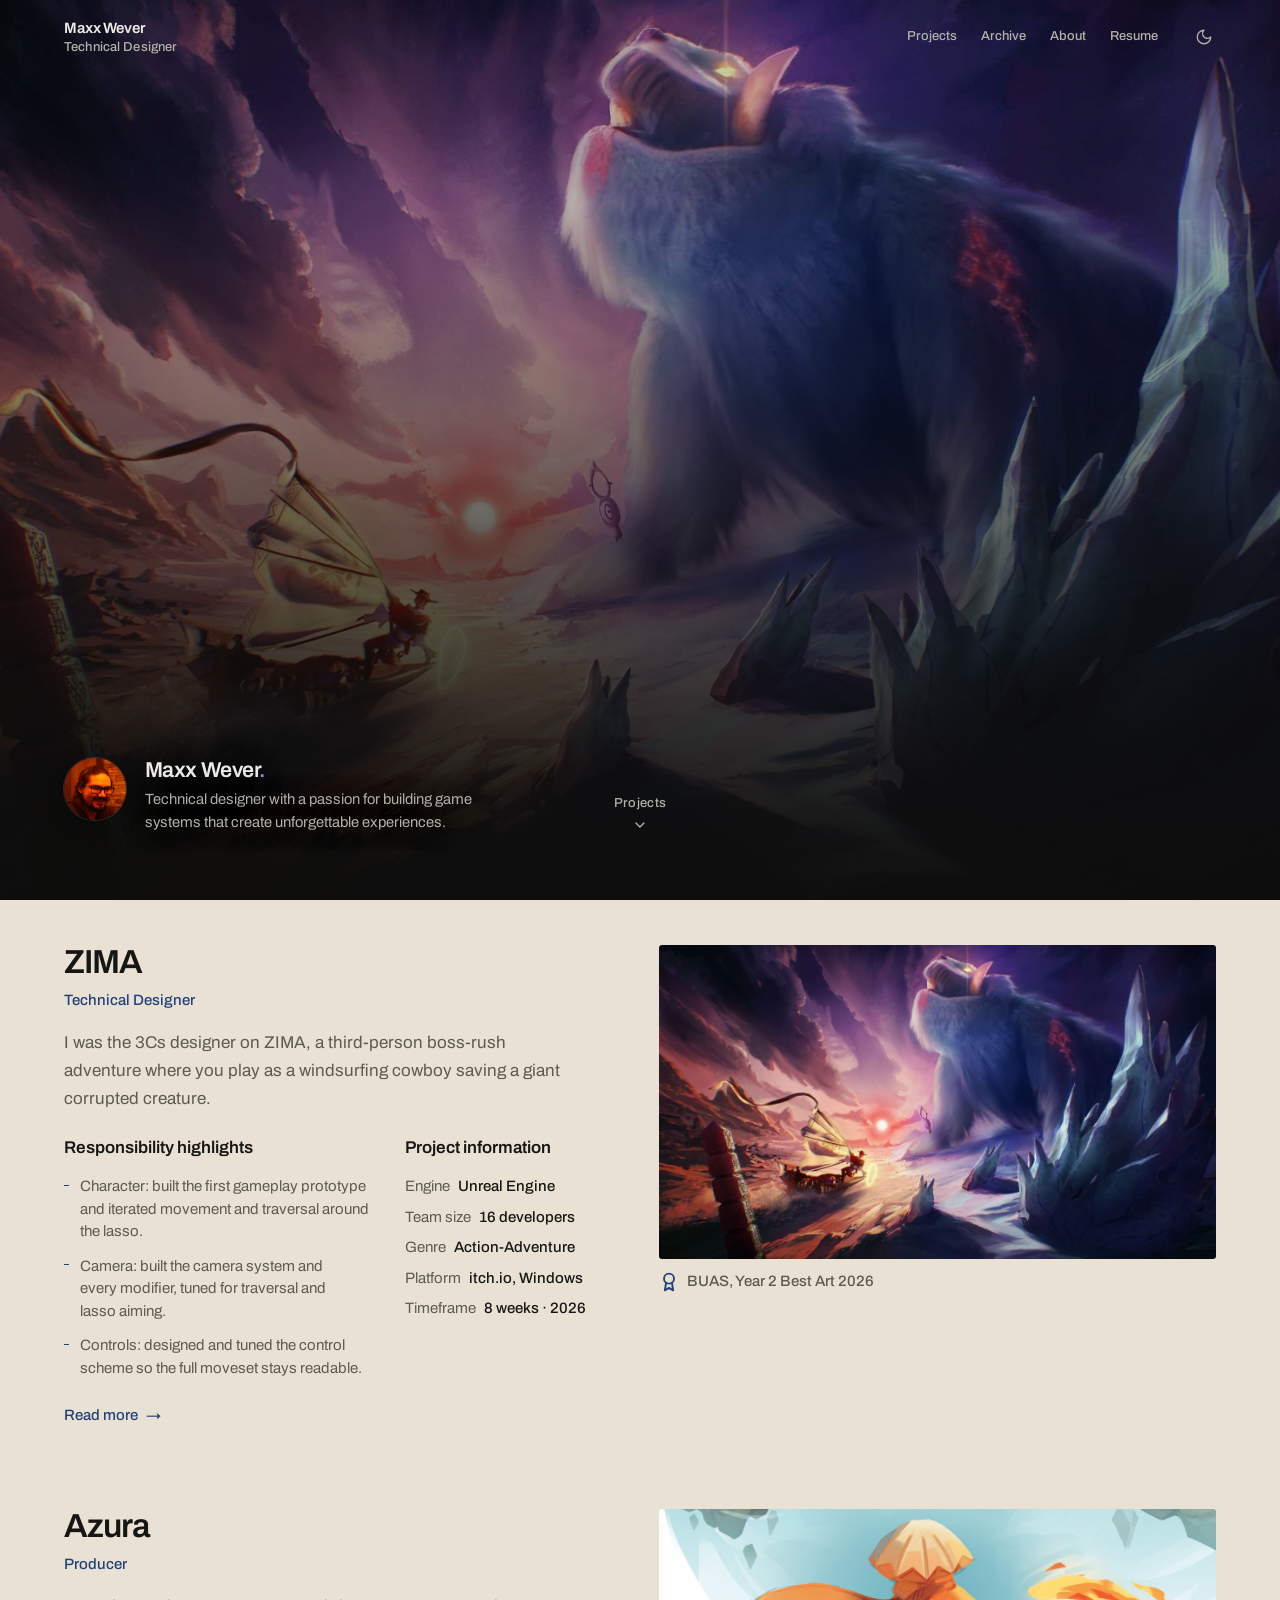
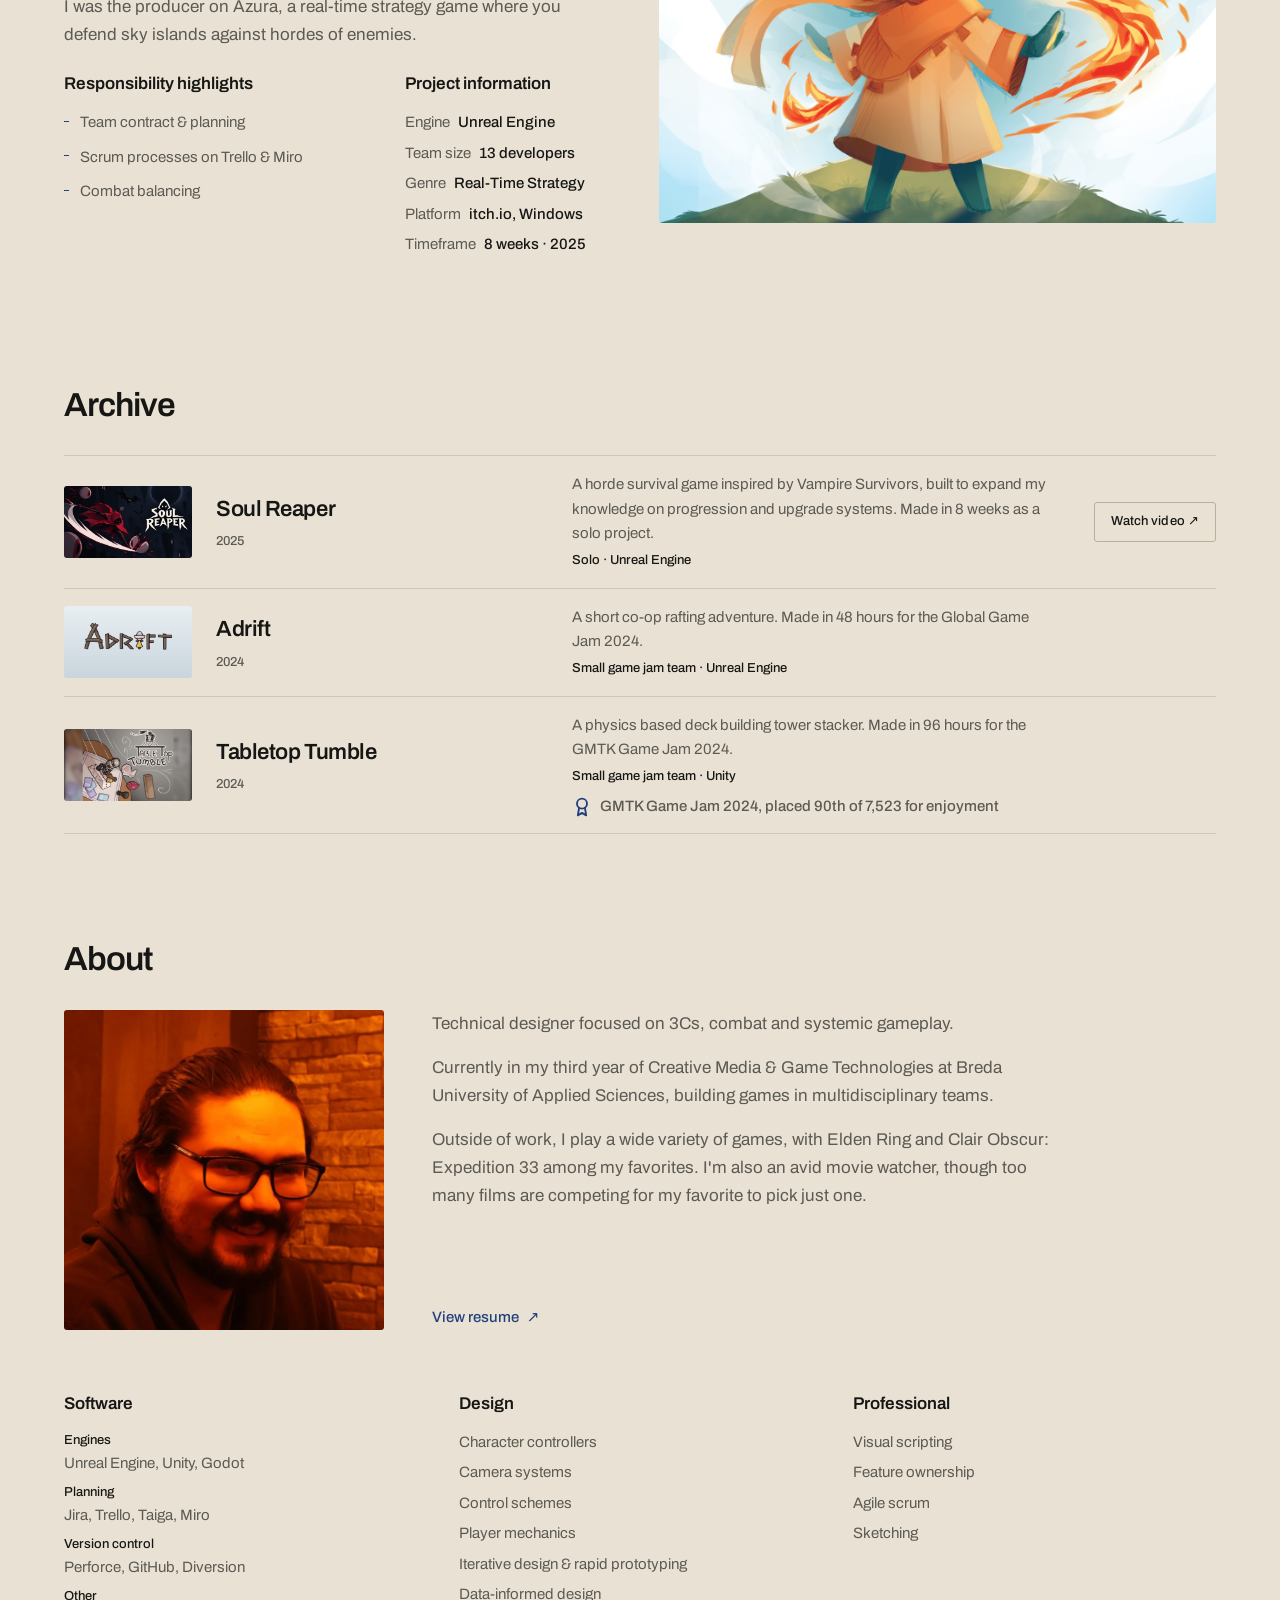
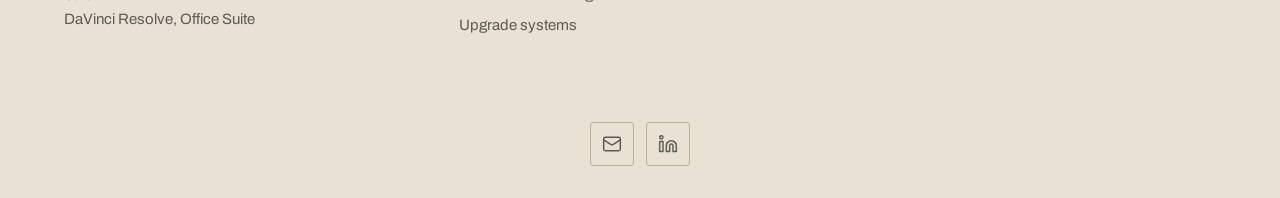
<file: index.html>
<!DOCTYPE html>
<html lang="en">
<head>
  <meta charset="utf-8">
  <meta name="viewport" content="width=device-width, initial-scale=1">
  <title>Maxx Wever · Technical Designer</title>
  <meta name="description" content="Portfolio of Maxx Wever, technical designer specializing in 3Cs, combat and systemic gameplay.">

  <link rel="preconnect" href="https://fonts.googleapis.com">
  <link rel="preconnect" href="https://fonts.gstatic.com" crossorigin>
  <link href="https://fonts.googleapis.com/css2?family=Archivo:wght@400;500;600&display=swap" rel="stylesheet">

  <meta property="og:type" content="website">
  <meta property="og:url" content="https://maxxwever.com/">
  <link rel="canonical" href="https://maxxwever.com/">
  <meta property="og:title" content="Maxx Wever, Technical Designer">
  <meta property="og:description" content="Technical designer specializing in 3Cs, combat and systemic gameplay. Selected projects.">
  <meta property="og:image" content="https://maxxwever.com/assets/projects/posters/zima-poster.jpg">
  <meta name="twitter:card" content="summary_large_image">
  <meta name="twitter:title" content="Maxx Wever, Technical Designer">
  <meta name="twitter:description" content="Technical designer specializing in 3Cs, combat and systemic gameplay. Selected projects.">
  <meta name="twitter:image" content="https://maxxwever.com/assets/projects/posters/zima-poster.jpg">

  <link rel="icon" type="image/png" sizes="64x64" href="assets/brand/favicon.png?v=4">
  <link rel="icon" type="image/svg+xml" href="assets/brand/favicon.svg?v=4">
  <link rel="apple-touch-icon" href="assets/brand/apple-touch-icon.png?v=4">
  <script>try{document.documentElement.dataset.theme=localStorage.getItem('theme')||(matchMedia('(prefers-color-scheme: light)').matches?'light':'dark')}catch(e){}</script>
  <link rel="stylesheet" href="styles.css">
  <link rel="preload" as="image" href="assets/projects/posters/zima-poster.jpg">
</head>
<body>
  <div class="head-bar">
  <header class="wrap head">
    <a class="head-name" href="/">Maxx Wever<span class="meta">Technical Designer</span></a>
    <nav class="head-nav" id="site-nav">
      <a href="/#work">Projects</a>
      <a href="/#archive">Archive</a>
      <a href="/#about">About</a>
      <a href="assets/documents/resume.pdf" target="_blank" rel="noopener">Resume</a>
      <button class="theme-toggle nav-theme" type="button" role="switch" aria-checked="false" aria-label="Light mode">
        <span class="sw-label"><span class="sw-dark">Dark mode</span><span class="sw-light">Light mode</span></span>
        <span class="switch-track">
          <span class="switch-ghost"><svg width="12" height="12" viewBox="0 0 24 24" fill="none" stroke="currentColor" stroke-width="2" stroke-linecap="round" stroke-linejoin="round" aria-hidden="true"><path d="M12 3a6 6 0 0 0 9 9 9 9 0 1 1-9-9Z"></path></svg><svg width="12" height="12" viewBox="0 0 24 24" fill="none" stroke="currentColor" stroke-width="2" stroke-linecap="round" stroke-linejoin="round" aria-hidden="true"><circle cx="12" cy="12" r="4"></circle><path d="M12 2v2M12 20v2M4.93 4.93l1.41 1.41M17.66 17.66l1.41 1.41M2 12h2M20 12h2M6.34 17.66l-1.41 1.41M19.07 4.93l-1.41 1.41"></path></svg></span>
          <span class="switch-knob"><span class="sw-dark"><svg width="14" height="14" viewBox="0 0 24 24" fill="none" stroke="currentColor" stroke-width="2" stroke-linecap="round" stroke-linejoin="round" aria-hidden="true"><path d="M12 3a6 6 0 0 0 9 9 9 9 0 1 1-9-9Z"></path></svg></span><span class="sw-light"><svg width="14" height="14" viewBox="0 0 24 24" fill="none" stroke="currentColor" stroke-width="2" stroke-linecap="round" stroke-linejoin="round" aria-hidden="true"><circle cx="12" cy="12" r="4"></circle><path d="M12 2v2M12 20v2M4.93 4.93l1.41 1.41M17.66 17.66l1.41 1.41M2 12h2M20 12h2M6.34 17.66l-1.41 1.41M19.07 4.93l-1.41 1.41"></path></svg></span></span>
        </span>
      </button>
    </nav>
    <div class="head-tools">
      <button class="theme-toggle" type="button" aria-label="Toggle light and dark mode">
        <span class="icon-sun"><svg width="18" height="18" viewBox="0 0 24 24" fill="none" stroke="currentColor" stroke-width="1.75" stroke-linecap="round" stroke-linejoin="round" aria-hidden="true"><circle cx="12" cy="12" r="4"></circle><path d="M12 2v2M12 20v2M4.93 4.93l1.41 1.41M17.66 17.66l1.41 1.41M2 12h2M20 12h2M6.34 17.66l-1.41 1.41M19.07 4.93l-1.41 1.41"></path></svg></span>
        <span class="icon-moon"><svg width="18" height="18" viewBox="0 0 24 24" fill="none" stroke="currentColor" stroke-width="1.75" stroke-linecap="round" stroke-linejoin="round" aria-hidden="true"><path d="M12 3a6 6 0 0 0 9 9 9 9 0 1 1-9-9Z"></path></svg></span>
      </button>
      <button class="menu-toggle" type="button" aria-label="Open menu" aria-expanded="false" aria-controls="site-nav">
        <span class="icon-menu"><svg width="18" height="18" viewBox="0 0 24 24" fill="none" stroke="currentColor" stroke-width="1.75" stroke-linecap="round" stroke-linejoin="round" aria-hidden="true"><path d="M4 7h16M4 12h16M4 17h16"></path></svg></span>
        <span class="icon-close"><svg width="18" height="18" viewBox="0 0 24 24" fill="none" stroke="currentColor" stroke-width="1.75" stroke-linecap="round" stroke-linejoin="round" aria-hidden="true"><path d="M6 6l12 12M18 6 6 18"></path></svg></span>
      </button>
    </div>
  </header>
  </div>

  <h1 class="sr-only">Maxx Wever, technical designer</h1>
  <section class="hero">
    <img class="hero-media" src="assets/projects/posters/zima-poster.jpg" alt="">
    <div class="hero-scrim"></div>
    <a class="hero-scroll" href="#work">
      <span>Projects</span>
      <svg width="16" height="16" viewBox="0 0 24 24" fill="none" stroke="currentColor" stroke-width="2" stroke-linecap="round" stroke-linejoin="round" aria-hidden="true"><path d="M6 9l6 6 6-6"></path></svg>
    </a>
    <div class="wrap hero-inner">
      <div class="hero-card">
        <div class="hero-face"><img src="assets/portraits/portrait.jpg" alt="Maxx Wever"></div>
        <div class="hero-copy">
          <p class="hero-name">Maxx Wever<em>.</em></p>
          <p class="hero-lede">Technical designer with a passion for building game systems that create unforgettable experiences.</p>
        </div>
      </div>
    </div>
  </section>

  <section class="wrap section" id="work">
    <div class="projects" id="mainProjects"></div>
  </section>

  <section class="wrap section" id="archive">
    <h2 class="section-title">Archive</h2>
    <div class="archive" id="archiveList"></div>
  </section>

  <section class="wrap section" id="about">
    <h2 class="section-title">About</h2>
    <div class="about-grid">
      <div class="portrait reveal">
        <img src="assets/portraits/portrait.jpg" alt="Portrait of Maxx Wever" loading="lazy">
      </div>
      <div class="about-copy reveal">
        <p>Technical designer focused on 3Cs, combat and systemic gameplay.</p>
        <p>Currently in my third year of Creative Media &amp; Game Technologies at Breda University of Applied Sciences, building games in multidisciplinary teams.</p>
        <p>Outside of work, I play a wide variety of games, with Elden Ring and Clair Obscur: Expedition 33 among my favorites. I'm also an avid movie watcher, though too many films are competing for my favorite to pick just one.</p>
        <a class="project-more about-resume" href="assets/documents/resume.pdf" target="_blank" rel="noopener">View resume<span aria-hidden="true">↗</span></a>
      </div>
    </div>

    <div class="skills reveal">
      <div>
        <h3>Software</h3>
        <ul>
          <li><b>Engines</b>Unreal Engine, Unity, Godot</li>
          <li><b>Planning</b>Jira, Trello, Taiga, Miro</li>
          <li><b>Version control</b>Perforce, GitHub, Diversion</li>
          <li><b>Other</b>DaVinci Resolve, Office Suite</li>
        </ul>
      </div>
      <div>
        <h3>Design</h3>
        <ul>
          <li>Character controllers</li>
          <li>Camera systems</li>
          <li>Control schemes</li>
          <li>Player mechanics</li>
          <li>Iterative design &amp; rapid prototyping</li>
          <li>Data-informed design</li>
          <li>Upgrade systems</li>
        </ul>
      </div>
      <div>
        <h3>Professional</h3>
        <ul>
          <li>Visual scripting</li>
          <li>Feature ownership</li>
          <li>Agile scrum</li>
          <li>Sketching</li>
        </ul>
      </div>
    </div>
  </section>

  <footer class="wrap foot">
    <a class="foot-link" href="mailto:MaxxWever@outlook.com" aria-label="Email"><svg width="20" height="20" viewBox="0 0 24 24" fill="none" stroke="currentColor" stroke-width="1.75" stroke-linecap="round" stroke-linejoin="round" aria-hidden="true"><rect x="2" y="4" width="20" height="16" rx="2"></rect><path d="m22 7-8.97 5.7a1.94 1.94 0 0 1-2.06 0L2 7"></path></svg></a>
    <a class="foot-link" href="https://www.linkedin.com/in/maxx-wever-9649b9290/" target="_blank" rel="noopener" aria-label="LinkedIn"><svg width="20" height="20" viewBox="0 0 24 24" fill="none" stroke="currentColor" stroke-width="1.75" stroke-linecap="round" stroke-linejoin="round" aria-hidden="true"><path d="M16 8a6 6 0 0 1 6 6v7h-4v-7a2 2 0 0 0-2-2 2 2 0 0 0-2 2v7h-4v-7a6 6 0 0 1 6-6z"></path><rect x="2" y="9" width="4" height="12"></rect><circle cx="4" cy="4" r="2"></circle></svg></a>
  </footer>

  <script src="data.js"></script>
  <script src="app.js"></script>
</body>
</html>
</file>
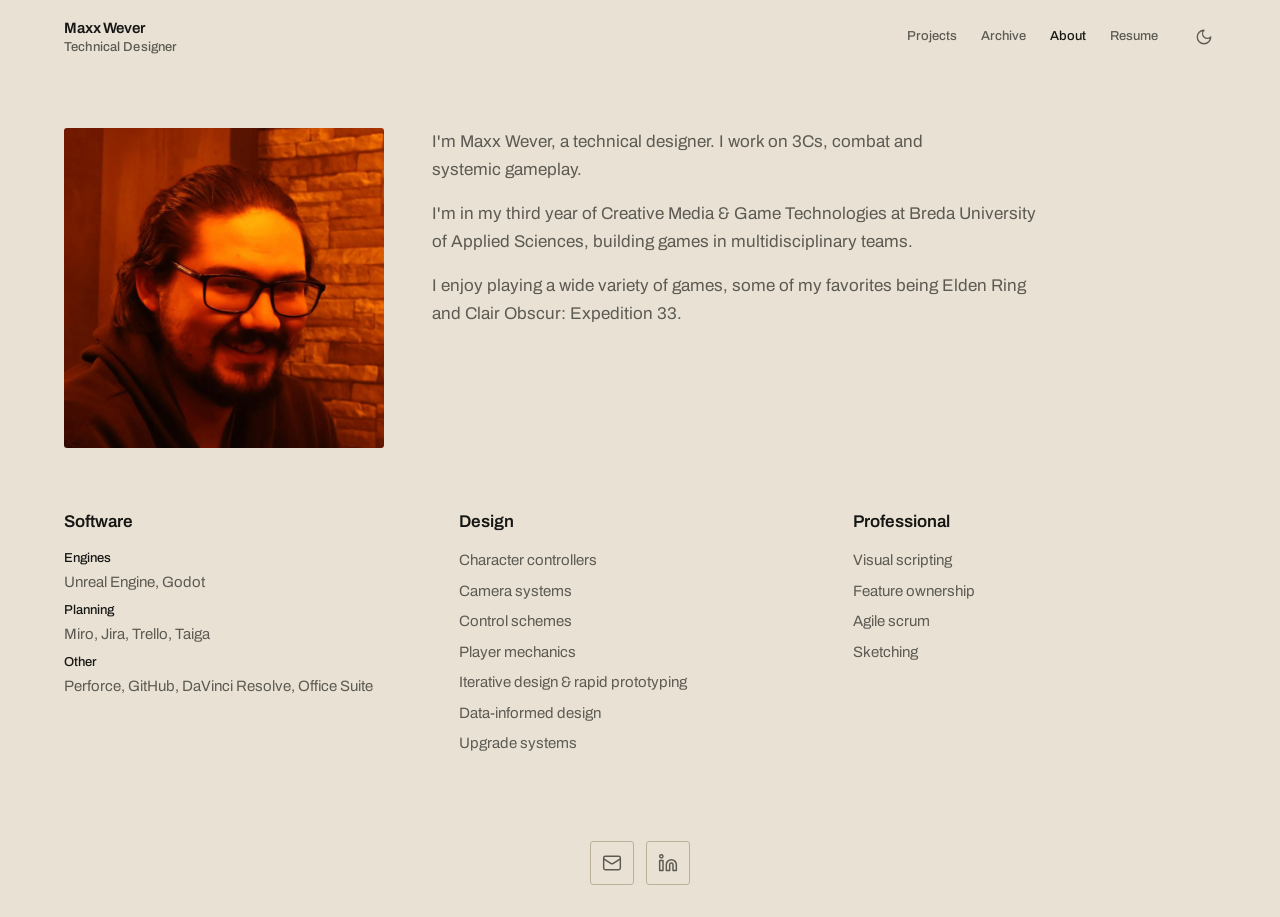
<file: about.html>
<!DOCTYPE html>
<html lang="en">
<head>
  <meta charset="utf-8">
  <meta name="viewport" content="width=device-width, initial-scale=1">
  <title>About · Maxx Wever</title>
  <meta name="description" content="About Maxx Wever, technical designer. Skills, tools and contact.">

  <link rel="preconnect" href="https://fonts.googleapis.com">
  <link rel="preconnect" href="https://fonts.gstatic.com" crossorigin>
  <link href="https://fonts.googleapis.com/css2?family=Archivo:wght@400;500;600&display=swap" rel="stylesheet">

  <meta property="og:type" content="website">
  <meta property="og:url" content="https://maxxwever.com/about">
  <link rel="canonical" href="https://maxxwever.com/about">
  <meta property="og:title" content="About, Maxx Wever">
  <meta property="og:description" content="Technical designer specializing in 3Cs, combat and systemic gameplay.">
  <meta property="og:image" content="https://maxxwever.com/assets/projects/posters/zima-poster.jpg">
  <meta name="twitter:card" content="summary_large_image">
  <meta name="twitter:title" content="About, Maxx Wever">
  <meta name="twitter:description" content="Technical designer specializing in 3Cs, combat and systemic gameplay.">
  <meta name="twitter:image" content="https://maxxwever.com/assets/projects/posters/zima-poster.jpg">

  <link rel="icon" type="image/png" sizes="64x64" href="assets/brand/favicon.png?v=4">
  <link rel="icon" type="image/svg+xml" href="assets/brand/favicon.svg?v=4">
  <link rel="apple-touch-icon" href="assets/brand/apple-touch-icon.png?v=4">
  <script>try{document.documentElement.dataset.theme=localStorage.getItem('theme')||(matchMedia('(prefers-color-scheme: light)').matches?'light':'dark')}catch(e){}</script>
  <link rel="stylesheet" href="styles.css">
</head>
<body class="page">
  <div class="head-bar">
  <header class="wrap head">
    <a class="head-name" href="/">Maxx Wever<span class="meta">Technical Designer</span></a>
    <nav class="head-nav" id="site-nav">
      <a href="/#work">Projects</a>
      <a href="/archive">Archive</a>
      <a href="/about" aria-current="page">About</a>
      <a href="assets/documents/resume.pdf" target="_blank" rel="noopener">Resume</a>
      <button class="theme-toggle nav-theme" type="button" role="switch" aria-checked="false" aria-label="Light mode">
        <span class="sw-label"><span class="sw-dark">Dark mode</span><span class="sw-light">Light mode</span></span>
        <span class="switch-track">
          <span class="switch-ghost"><svg width="12" height="12" viewBox="0 0 24 24" fill="none" stroke="currentColor" stroke-width="2" stroke-linecap="round" stroke-linejoin="round" aria-hidden="true"><path d="M12 3a6 6 0 0 0 9 9 9 9 0 1 1-9-9Z"></path></svg><svg width="12" height="12" viewBox="0 0 24 24" fill="none" stroke="currentColor" stroke-width="2" stroke-linecap="round" stroke-linejoin="round" aria-hidden="true"><circle cx="12" cy="12" r="4"></circle><path d="M12 2v2M12 20v2M4.93 4.93l1.41 1.41M17.66 17.66l1.41 1.41M2 12h2M20 12h2M6.34 17.66l-1.41 1.41M19.07 4.93l-1.41 1.41"></path></svg></span>
          <span class="switch-knob"><span class="sw-dark"><svg width="14" height="14" viewBox="0 0 24 24" fill="none" stroke="currentColor" stroke-width="2" stroke-linecap="round" stroke-linejoin="round" aria-hidden="true"><path d="M12 3a6 6 0 0 0 9 9 9 9 0 1 1-9-9Z"></path></svg></span><span class="sw-light"><svg width="14" height="14" viewBox="0 0 24 24" fill="none" stroke="currentColor" stroke-width="2" stroke-linecap="round" stroke-linejoin="round" aria-hidden="true"><circle cx="12" cy="12" r="4"></circle><path d="M12 2v2M12 20v2M4.93 4.93l1.41 1.41M17.66 17.66l1.41 1.41M2 12h2M20 12h2M6.34 17.66l-1.41 1.41M19.07 4.93l-1.41 1.41"></path></svg></span></span>
        </span>
      </button>
    </nav>
    <div class="head-tools">
      <button class="theme-toggle" type="button" aria-label="Toggle light and dark mode">
        <span class="icon-sun"><svg width="18" height="18" viewBox="0 0 24 24" fill="none" stroke="currentColor" stroke-width="1.75" stroke-linecap="round" stroke-linejoin="round" aria-hidden="true"><circle cx="12" cy="12" r="4"></circle><path d="M12 2v2M12 20v2M4.93 4.93l1.41 1.41M17.66 17.66l1.41 1.41M2 12h2M20 12h2M6.34 17.66l-1.41 1.41M19.07 4.93l-1.41 1.41"></path></svg></span>
        <span class="icon-moon"><svg width="18" height="18" viewBox="0 0 24 24" fill="none" stroke="currentColor" stroke-width="1.75" stroke-linecap="round" stroke-linejoin="round" aria-hidden="true"><path d="M12 3a6 6 0 0 0 9 9 9 9 0 1 1-9-9Z"></path></svg></span>
      </button>
      <button class="menu-toggle" type="button" aria-label="Open menu" aria-expanded="false" aria-controls="site-nav">
        <span class="icon-menu"><svg width="18" height="18" viewBox="0 0 24 24" fill="none" stroke="currentColor" stroke-width="1.75" stroke-linecap="round" stroke-linejoin="round" aria-hidden="true"><path d="M4 7h16M4 12h16M4 17h16"></path></svg></span>
        <span class="icon-close"><svg width="18" height="18" viewBox="0 0 24 24" fill="none" stroke="currentColor" stroke-width="1.75" stroke-linecap="round" stroke-linejoin="round" aria-hidden="true"><path d="M6 6l12 12M18 6 6 18"></path></svg></span>
      </button>
    </div>
  </header>
  </div>

  <h1 class="sr-only">About Maxx Wever</h1>

  <section class="wrap section">
    <div class="about-grid">
      <div class="portrait reveal">
        <img src="assets/portraits/portrait.jpg" alt="Portrait of Maxx Wever">
      </div>
      <div class="about-copy reveal">
        <p>I'm Maxx Wever, a technical designer. I work on 3Cs, combat and systemic gameplay.</p>
        <p>I'm in my third year of Creative Media &amp; Game Technologies at Breda University of Applied Sciences, building games in multidisciplinary teams.</p>
        <p>I enjoy playing a wide variety of games, some of my favorites being Elden Ring and Clair Obscur: Expedition 33.</p>
      </div>
    </div>

    <div class="skills reveal">
      <div>
        <h3>Software</h3>
        <ul>
          <li><b>Engines</b>Unreal Engine, Godot</li>
          <li><b>Planning</b>Miro, Jira, Trello, Taiga</li>
          <li><b>Other</b>Perforce, GitHub, DaVinci Resolve, Office Suite</li>
        </ul>
      </div>
      <div>
        <h3>Design</h3>
        <ul>
          <li>Character controllers</li>
          <li>Camera systems</li>
          <li>Control schemes</li>
          <li>Player mechanics</li>
          <li>Iterative design &amp; rapid prototyping</li>
          <li>Data-informed design</li>
          <li>Upgrade systems</li>
        </ul>
      </div>
      <div>
        <h3>Professional</h3>
        <ul>
          <li>Visual scripting</li>
          <li>Feature ownership</li>
          <li>Agile scrum</li>
          <li>Sketching</li>
        </ul>
      </div>
    </div>
  </section>

  <footer class="wrap foot">
    <a class="foot-link" href="mailto:MaxxWever@outlook.com" aria-label="Email"><svg width="20" height="20" viewBox="0 0 24 24" fill="none" stroke="currentColor" stroke-width="1.75" stroke-linecap="round" stroke-linejoin="round" aria-hidden="true"><rect x="2" y="4" width="20" height="16" rx="2"></rect><path d="m22 7-8.97 5.7a1.94 1.94 0 0 1-2.06 0L2 7"></path></svg></a>
    <a class="foot-link" href="https://www.linkedin.com/in/maxx-wever-9649b9290/" target="_blank" rel="noopener" aria-label="LinkedIn"><svg width="20" height="20" viewBox="0 0 24 24" fill="none" stroke="currentColor" stroke-width="1.75" stroke-linecap="round" stroke-linejoin="round" aria-hidden="true"><path d="M16 8a6 6 0 0 1 6 6v7h-4v-7a2 2 0 0 0-2-2 2 2 0 0 0-2 2v7h-4v-7a6 6 0 0 1 6-6z"></path><rect x="2" y="9" width="4" height="12"></rect><circle cx="4" cy="4" r="2"></circle></svg></a>
  </footer>

  <script src="app.js"></script>
</body>
</html>
</file>
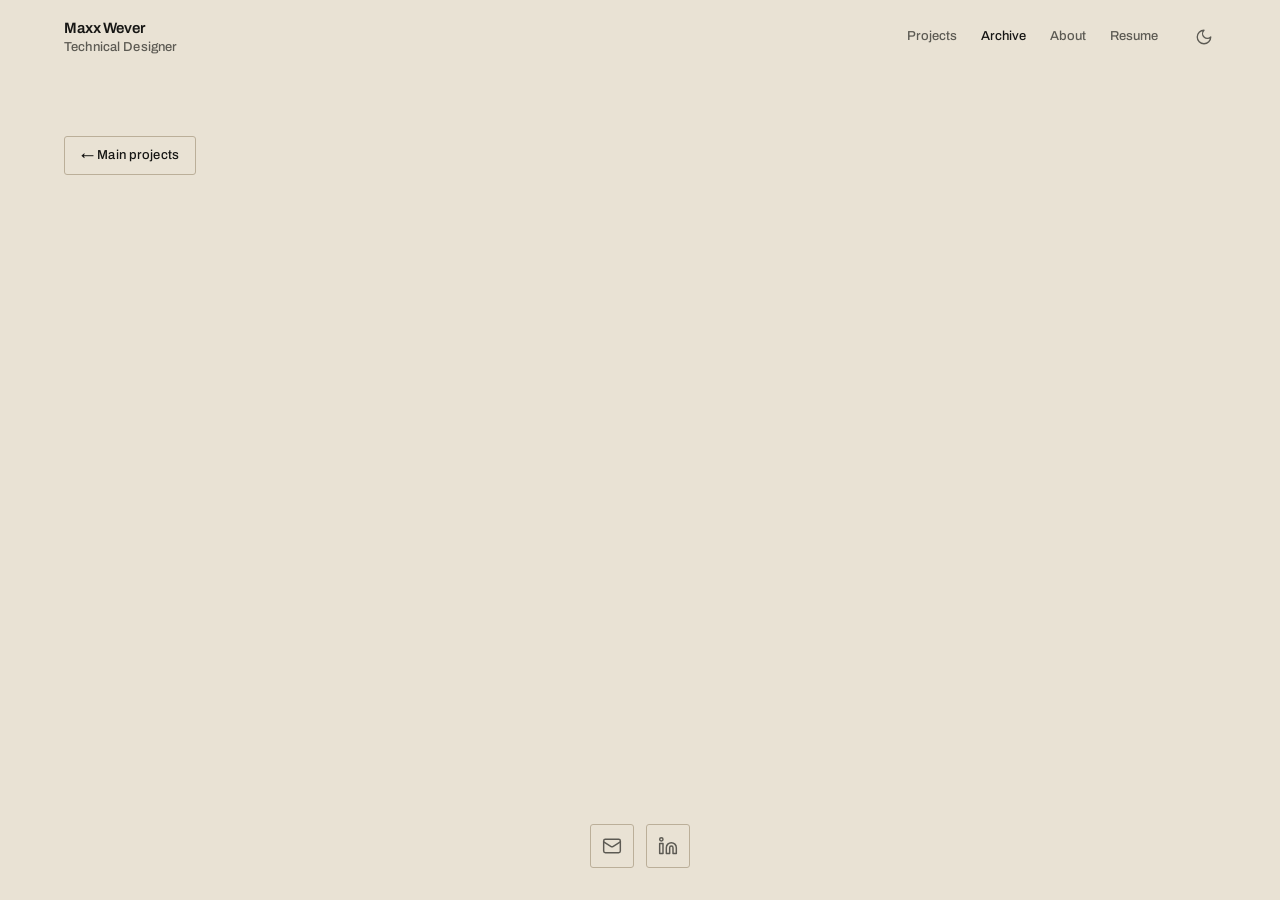
<file: archive.html>
<!DOCTYPE html>
<html lang="en">
<head>
  <meta charset="utf-8">
  <meta name="viewport" content="width=device-width, initial-scale=1">
  <title>Archive · Maxx Wever</title>
  <meta name="description" content="Earlier game projects by Maxx Wever, technical designer.">

  <link rel="preconnect" href="https://fonts.googleapis.com">
  <link rel="preconnect" href="https://fonts.gstatic.com" crossorigin>
  <link href="https://fonts.googleapis.com/css2?family=Archivo:wght@400;500;600&display=swap" rel="stylesheet">

  <meta property="og:type" content="website">
  <meta property="og:url" content="https://maxxwever.com/archive">
  <link rel="canonical" href="https://maxxwever.com/archive">
  <meta property="og:title" content="Archive, Maxx Wever">
  <meta property="og:description" content="Earlier game projects by Maxx Wever, technical designer.">
  <meta property="og:image" content="https://maxxwever.com/assets/projects/posters/zima-poster.jpg">
  <meta name="twitter:card" content="summary_large_image">
  <meta name="twitter:title" content="Archive, Maxx Wever">
  <meta name="twitter:description" content="Earlier game projects by Maxx Wever, technical designer.">
  <meta name="twitter:image" content="https://maxxwever.com/assets/projects/posters/zima-poster.jpg">

  <link rel="icon" type="image/png" sizes="64x64" href="assets/brand/favicon.png?v=4">
  <link rel="icon" type="image/svg+xml" href="assets/brand/favicon.svg?v=4">
  <link rel="apple-touch-icon" href="assets/brand/apple-touch-icon.png?v=4">
  <script>try{document.documentElement.dataset.theme=localStorage.getItem('theme')||(matchMedia('(prefers-color-scheme: light)').matches?'light':'dark')}catch(e){}</script>
  <link rel="stylesheet" href="styles.css">
</head>
<body class="page">
  <div class="head-bar">
  <header class="wrap head">
    <a class="head-name" href="/">Maxx Wever<span class="meta">Technical Designer</span></a>
    <nav class="head-nav" id="site-nav">
      <a href="/#work">Projects</a>
      <a href="/archive" aria-current="page">Archive</a>
      <a href="/about">About</a>
      <a href="assets/documents/resume.pdf" target="_blank" rel="noopener">Resume</a>
      <button class="theme-toggle nav-theme" type="button" role="switch" aria-checked="false" aria-label="Light mode">
        <span class="sw-label"><span class="sw-dark">Dark mode</span><span class="sw-light">Light mode</span></span>
        <span class="switch-track">
          <span class="switch-ghost"><svg width="12" height="12" viewBox="0 0 24 24" fill="none" stroke="currentColor" stroke-width="2" stroke-linecap="round" stroke-linejoin="round" aria-hidden="true"><path d="M12 3a6 6 0 0 0 9 9 9 9 0 1 1-9-9Z"></path></svg><svg width="12" height="12" viewBox="0 0 24 24" fill="none" stroke="currentColor" stroke-width="2" stroke-linecap="round" stroke-linejoin="round" aria-hidden="true"><circle cx="12" cy="12" r="4"></circle><path d="M12 2v2M12 20v2M4.93 4.93l1.41 1.41M17.66 17.66l1.41 1.41M2 12h2M20 12h2M6.34 17.66l-1.41 1.41M19.07 4.93l-1.41 1.41"></path></svg></span>
          <span class="switch-knob"><span class="sw-dark"><svg width="14" height="14" viewBox="0 0 24 24" fill="none" stroke="currentColor" stroke-width="2" stroke-linecap="round" stroke-linejoin="round" aria-hidden="true"><path d="M12 3a6 6 0 0 0 9 9 9 9 0 1 1-9-9Z"></path></svg></span><span class="sw-light"><svg width="14" height="14" viewBox="0 0 24 24" fill="none" stroke="currentColor" stroke-width="2" stroke-linecap="round" stroke-linejoin="round" aria-hidden="true"><circle cx="12" cy="12" r="4"></circle><path d="M12 2v2M12 20v2M4.93 4.93l1.41 1.41M17.66 17.66l1.41 1.41M2 12h2M20 12h2M6.34 17.66l-1.41 1.41M19.07 4.93l-1.41 1.41"></path></svg></span></span>
        </span>
      </button>
    </nav>
    <div class="head-tools">
      <button class="theme-toggle" type="button" aria-label="Toggle light and dark mode">
        <span class="icon-sun"><svg width="18" height="18" viewBox="0 0 24 24" fill="none" stroke="currentColor" stroke-width="1.75" stroke-linecap="round" stroke-linejoin="round" aria-hidden="true"><circle cx="12" cy="12" r="4"></circle><path d="M12 2v2M12 20v2M4.93 4.93l1.41 1.41M17.66 17.66l1.41 1.41M2 12h2M20 12h2M6.34 17.66l-1.41 1.41M19.07 4.93l-1.41 1.41"></path></svg></span>
        <span class="icon-moon"><svg width="18" height="18" viewBox="0 0 24 24" fill="none" stroke="currentColor" stroke-width="1.75" stroke-linecap="round" stroke-linejoin="round" aria-hidden="true"><path d="M12 3a6 6 0 0 0 9 9 9 9 0 1 1-9-9Z"></path></svg></span>
      </button>
      <button class="menu-toggle" type="button" aria-label="Open menu" aria-expanded="false" aria-controls="site-nav">
        <span class="icon-menu"><svg width="18" height="18" viewBox="0 0 24 24" fill="none" stroke="currentColor" stroke-width="1.75" stroke-linecap="round" stroke-linejoin="round" aria-hidden="true"><path d="M4 7h16M4 12h16M4 17h16"></path></svg></span>
        <span class="icon-close"><svg width="18" height="18" viewBox="0 0 24 24" fill="none" stroke="currentColor" stroke-width="1.75" stroke-linecap="round" stroke-linejoin="round" aria-hidden="true"><path d="M6 6l12 12M18 6 6 18"></path></svg></span>
      </button>
    </div>
  </header>
  </div>

  <h1 class="sr-only">Project archive</h1>

  <section class="wrap section">
    <div class="archive" id="archive"></div>
    <div class="section-foot">
      <a class="btn btn-ghost btn-sm" href="/#work">← Main projects</a>
    </div>
  </section>

  <footer class="wrap foot">
    <a class="foot-link" href="mailto:MaxxWever@outlook.com" aria-label="Email"><svg width="20" height="20" viewBox="0 0 24 24" fill="none" stroke="currentColor" stroke-width="1.75" stroke-linecap="round" stroke-linejoin="round" aria-hidden="true"><rect x="2" y="4" width="20" height="16" rx="2"></rect><path d="m22 7-8.97 5.7a1.94 1.94 0 0 1-2.06 0L2 7"></path></svg></a>
    <a class="foot-link" href="https://www.linkedin.com/in/maxx-wever-9649b9290/" target="_blank" rel="noopener" aria-label="LinkedIn"><svg width="20" height="20" viewBox="0 0 24 24" fill="none" stroke="currentColor" stroke-width="1.75" stroke-linecap="round" stroke-linejoin="round" aria-hidden="true"><path d="M16 8a6 6 0 0 1 6 6v7h-4v-7a2 2 0 0 0-2-2 2 2 0 0 0-2 2v7h-4v-7a6 6 0 0 1 6-6z"></path><rect x="2" y="9" width="4" height="12"></rect><circle cx="4" cy="4" r="2"></circle></svg></a>
  </footer>

  <script src="data.js"></script>
  <script src="app.js"></script>
</body>
</html>
</file>
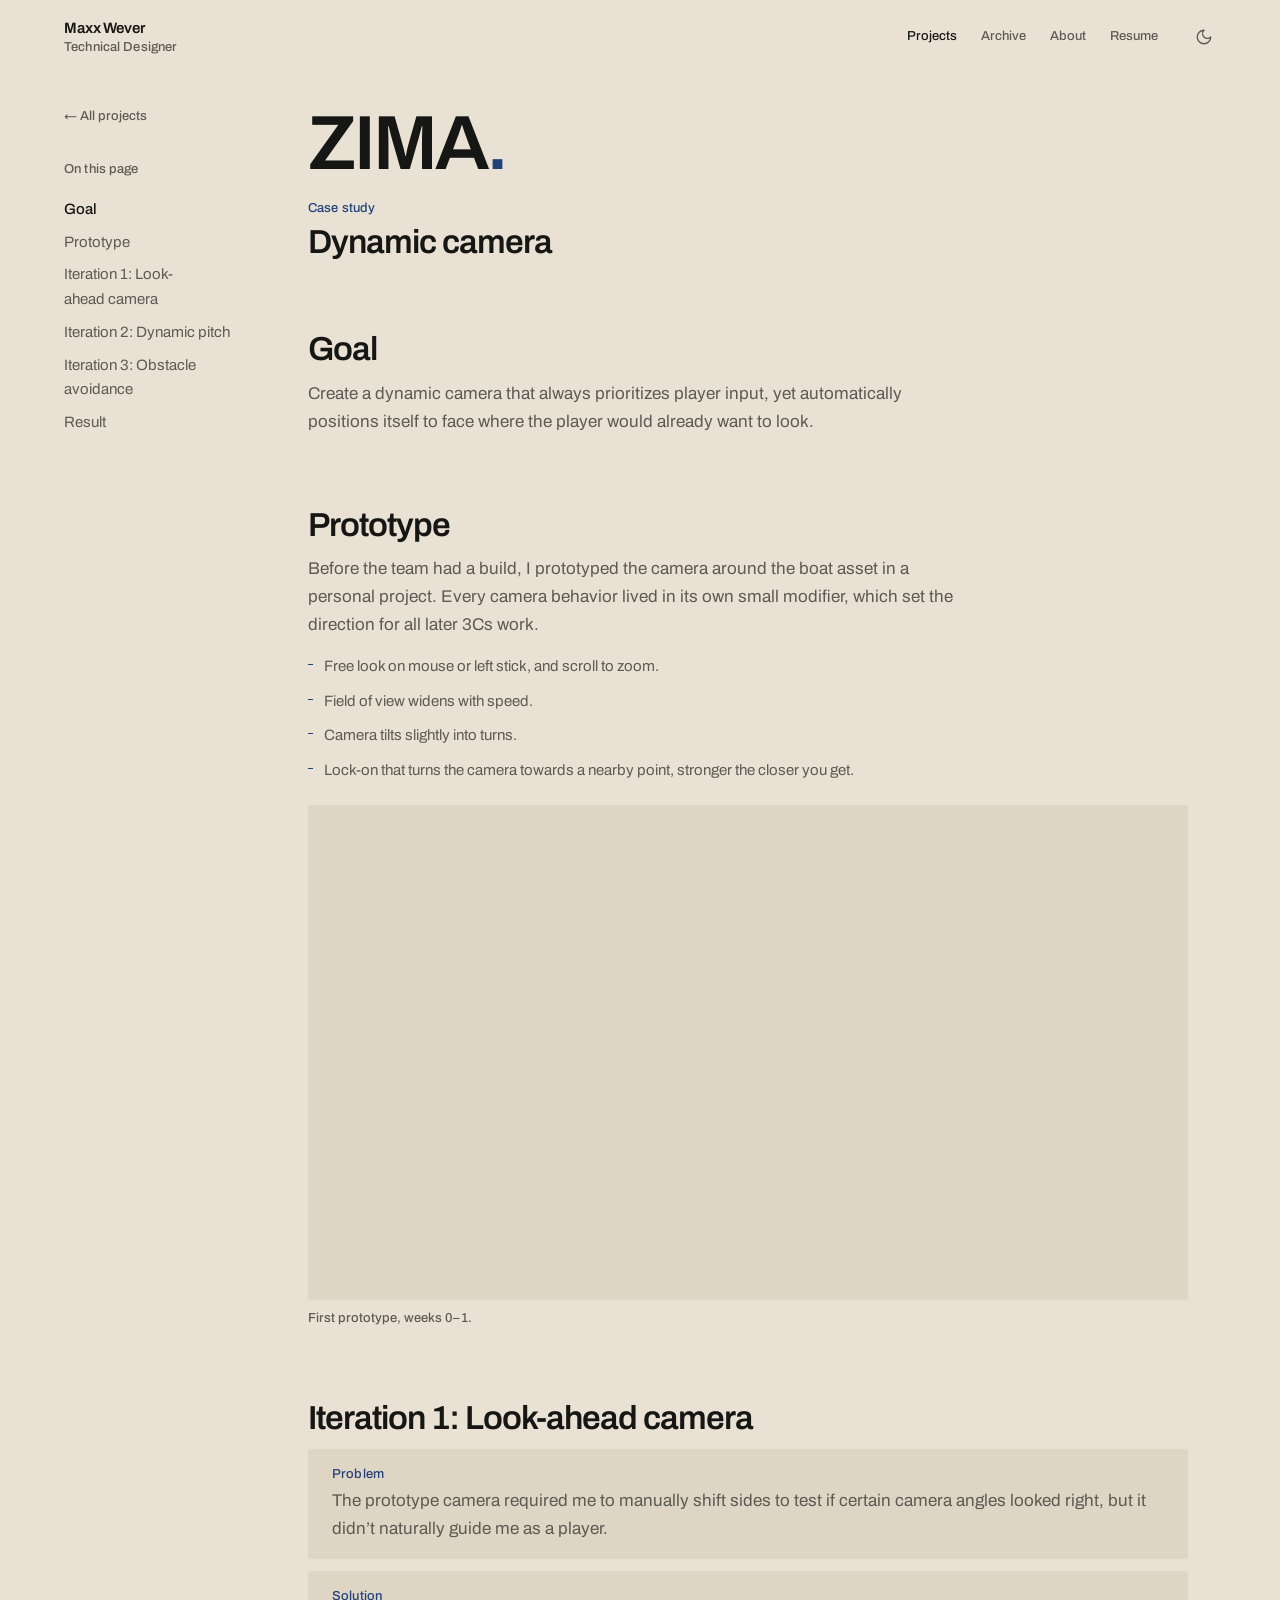
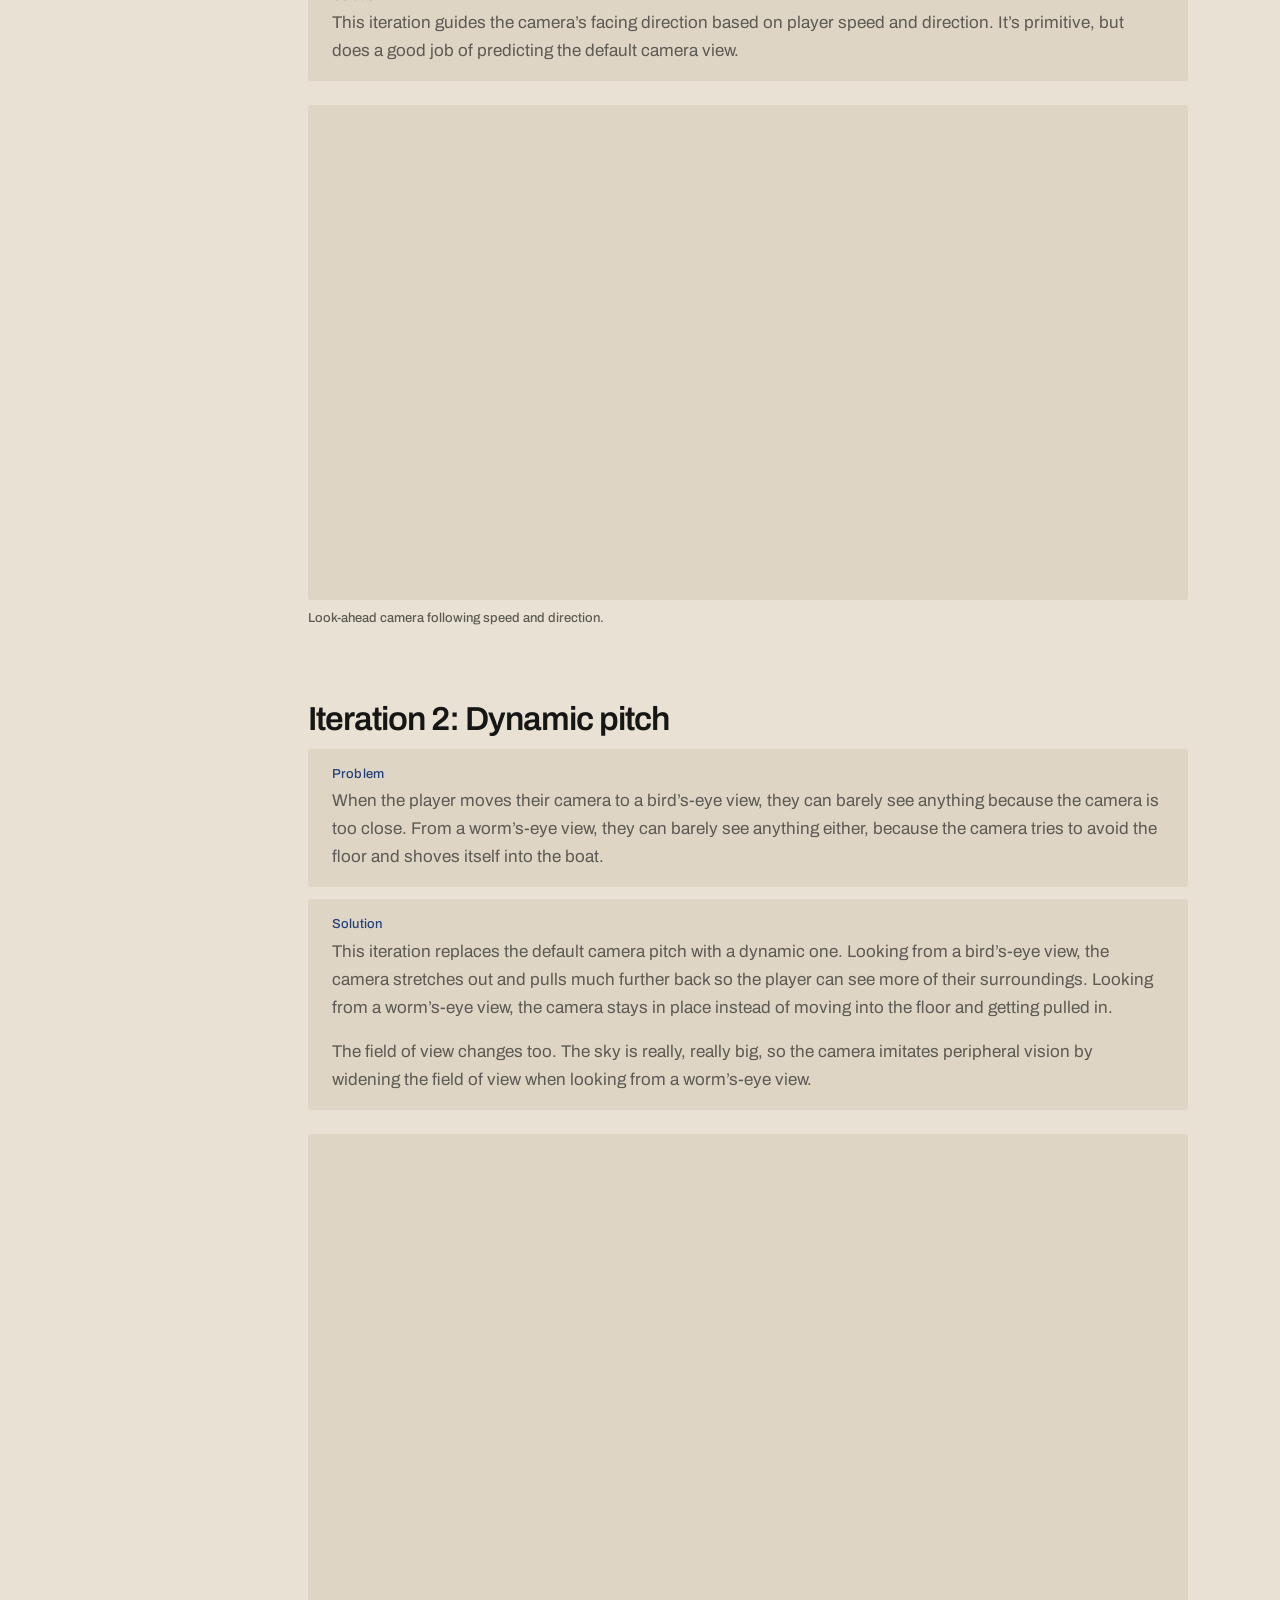
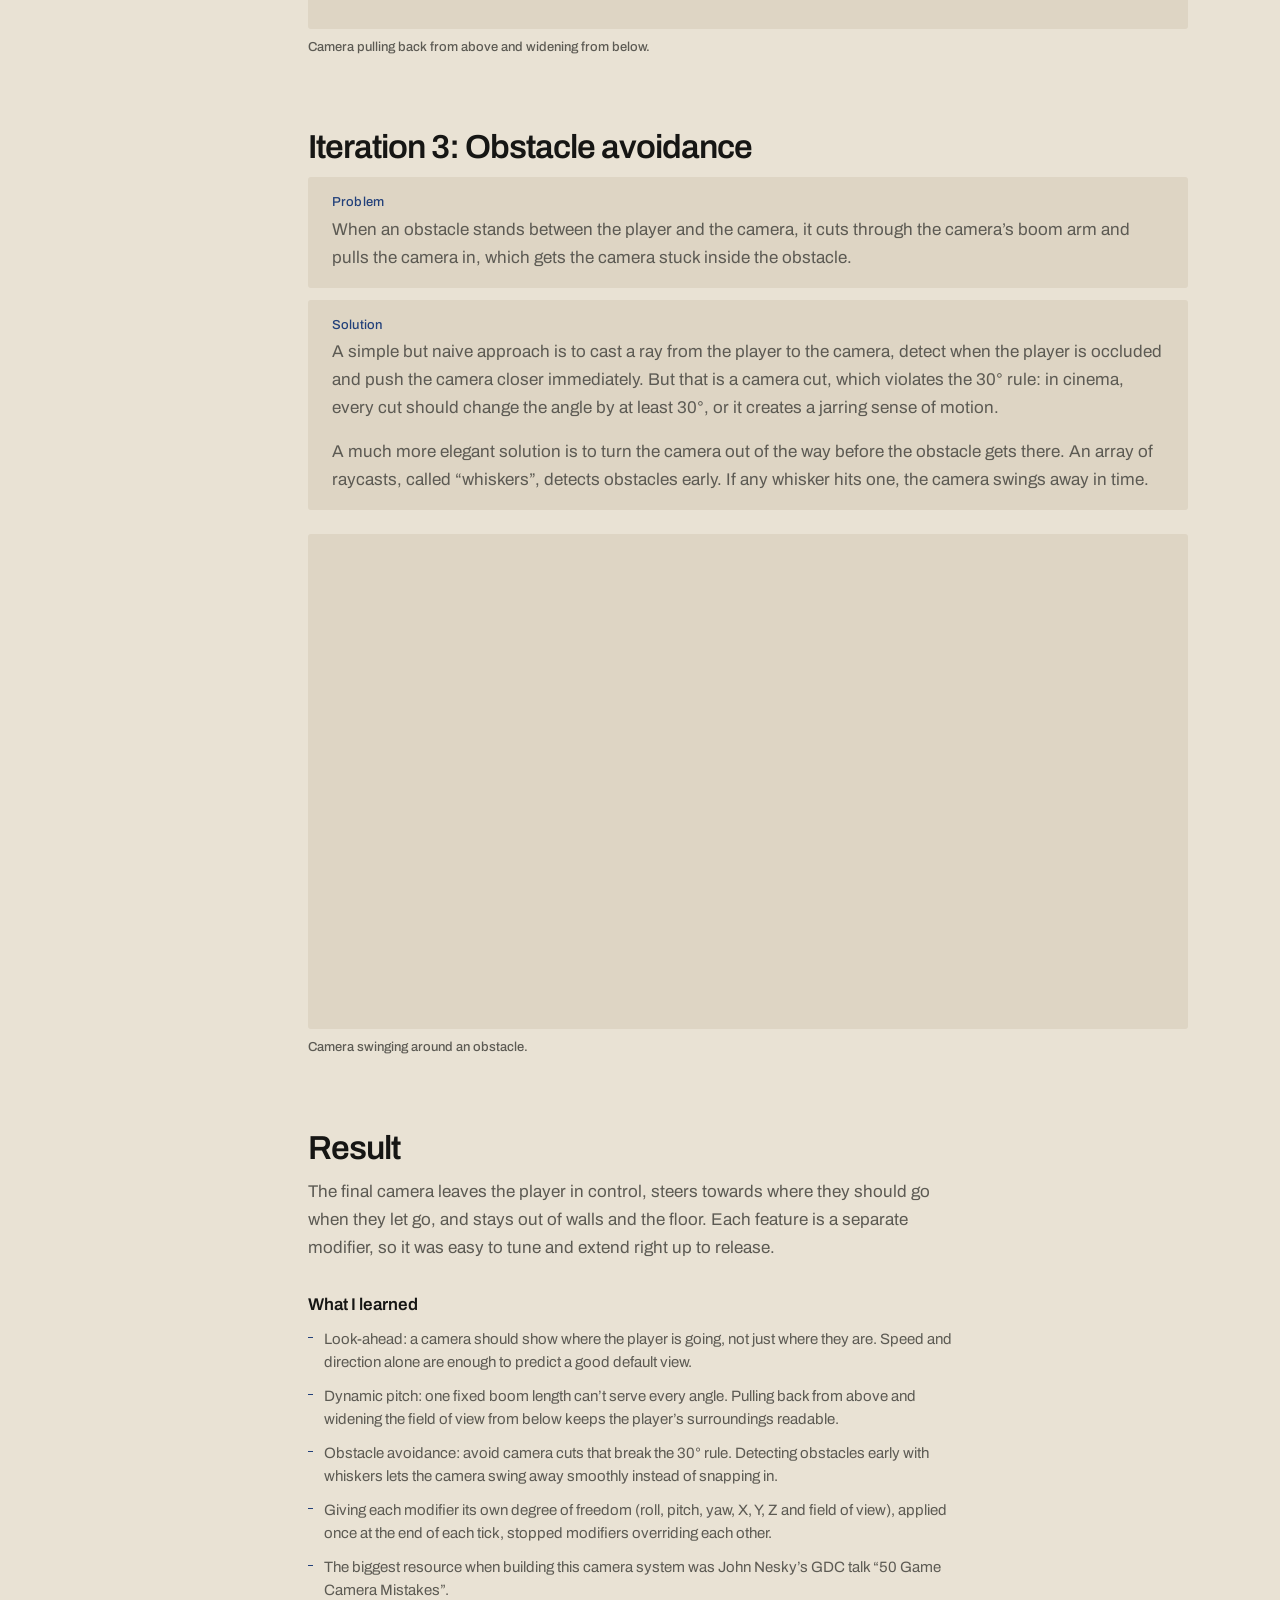
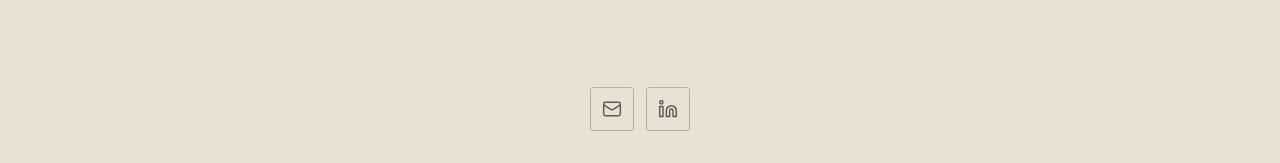
<file: zima.html>
<!DOCTYPE html>
<html lang="en">
<head>
  <meta charset="utf-8">
  <meta name="viewport" content="width=device-width, initial-scale=1">
  <title>ZIMA dynamic camera case study · Maxx Wever</title>
  <meta name="description" content="ZIMA camera case study: goal, iterations and result.">

  <link rel="preconnect" href="https://fonts.googleapis.com">
  <link rel="preconnect" href="https://fonts.gstatic.com" crossorigin>
  <link href="https://fonts.googleapis.com/css2?family=Archivo:wght@400;500;600&display=swap" rel="stylesheet">

  <meta property="og:type" content="website">
  <meta property="og:url" content="https://maxxwever.com/zima">
  <link rel="canonical" href="https://maxxwever.com/zima">
  <meta property="og:title" content="ZIMA, Maxx Wever">
  <meta property="og:description" content="Camera case study: how the ZIMA camera went from first follow camera to final.">
  <meta property="og:image" content="https://maxxwever.com/assets/projects/posters/zima-poster.jpg">
  <meta name="twitter:card" content="summary_large_image">
  <meta name="twitter:title" content="ZIMA, Maxx Wever">
  <meta name="twitter:description" content="Camera case study: how the ZIMA camera went from first follow camera to final.">
  <meta name="twitter:image" content="https://maxxwever.com/assets/projects/posters/zima-poster.jpg">

  <link rel="icon" type="image/png" sizes="64x64" href="assets/brand/favicon.png?v=4">
  <link rel="icon" type="image/svg+xml" href="assets/brand/favicon.svg?v=4">
  <link rel="apple-touch-icon" href="assets/brand/apple-touch-icon.png?v=4">
  <script>try{document.documentElement.dataset.theme=localStorage.getItem('theme')||(matchMedia('(prefers-color-scheme: light)').matches?'light':'dark')}catch(e){}</script>
  <link rel="stylesheet" href="styles.css">
</head>
<body class="page">
  <div class="head-bar">
  <header class="wrap head">
    <a class="head-name" href="/">Maxx Wever<span class="meta">Technical Designer</span></a>
    <nav class="head-nav" id="site-nav">
      <a href="/#work" aria-current="page">Projects</a>
      <a href="/#archive">Archive</a>
      <a href="/#about">About</a>
      <a href="assets/documents/resume.pdf" target="_blank" rel="noopener">Resume</a>
      <button class="theme-toggle nav-theme" type="button" role="switch" aria-checked="false" aria-label="Light mode">
        <span class="sw-label"><span class="sw-dark">Dark mode</span><span class="sw-light">Light mode</span></span>
        <span class="switch-track">
          <span class="switch-ghost"><svg width="12" height="12" viewBox="0 0 24 24" fill="none" stroke="currentColor" stroke-width="2" stroke-linecap="round" stroke-linejoin="round" aria-hidden="true"><path d="M12 3a6 6 0 0 0 9 9 9 9 0 1 1-9-9Z"></path></svg><svg width="12" height="12" viewBox="0 0 24 24" fill="none" stroke="currentColor" stroke-width="2" stroke-linecap="round" stroke-linejoin="round" aria-hidden="true"><circle cx="12" cy="12" r="4"></circle><path d="M12 2v2M12 20v2M4.93 4.93l1.41 1.41M17.66 17.66l1.41 1.41M2 12h2M20 12h2M6.34 17.66l-1.41 1.41M19.07 4.93l-1.41 1.41"></path></svg></span>
          <span class="switch-knob"><span class="sw-dark"><svg width="14" height="14" viewBox="0 0 24 24" fill="none" stroke="currentColor" stroke-width="2" stroke-linecap="round" stroke-linejoin="round" aria-hidden="true"><path d="M12 3a6 6 0 0 0 9 9 9 9 0 1 1-9-9Z"></path></svg></span><span class="sw-light"><svg width="14" height="14" viewBox="0 0 24 24" fill="none" stroke="currentColor" stroke-width="2" stroke-linecap="round" stroke-linejoin="round" aria-hidden="true"><circle cx="12" cy="12" r="4"></circle><path d="M12 2v2M12 20v2M4.93 4.93l1.41 1.41M17.66 17.66l1.41 1.41M2 12h2M20 12h2M6.34 17.66l-1.41 1.41M19.07 4.93l-1.41 1.41"></path></svg></span></span>
        </span>
      </button>
    </nav>
    <div class="head-tools">
      <button class="theme-toggle" type="button" aria-label="Toggle light and dark mode">
        <span class="icon-sun"><svg width="18" height="18" viewBox="0 0 24 24" fill="none" stroke="currentColor" stroke-width="1.75" stroke-linecap="round" stroke-linejoin="round" aria-hidden="true"><circle cx="12" cy="12" r="4"></circle><path d="M12 2v2M12 20v2M4.93 4.93l1.41 1.41M17.66 17.66l1.41 1.41M2 12h2M20 12h2M6.34 17.66l-1.41 1.41M19.07 4.93l-1.41 1.41"></path></svg></span>
        <span class="icon-moon"><svg width="18" height="18" viewBox="0 0 24 24" fill="none" stroke="currentColor" stroke-width="1.75" stroke-linecap="round" stroke-linejoin="round" aria-hidden="true"><path d="M12 3a6 6 0 0 0 9 9 9 9 0 1 1-9-9Z"></path></svg></span>
      </button>
      <button class="menu-toggle" type="button" aria-label="Open menu" aria-expanded="false" aria-controls="site-nav">
        <span class="icon-menu"><svg width="18" height="18" viewBox="0 0 24 24" fill="none" stroke="currentColor" stroke-width="1.75" stroke-linecap="round" stroke-linejoin="round" aria-hidden="true"><path d="M4 7h16M4 12h16M4 17h16"></path></svg></span>
        <span class="icon-close"><svg width="18" height="18" viewBox="0 0 24 24" fill="none" stroke="currentColor" stroke-width="1.75" stroke-linecap="round" stroke-linejoin="round" aria-hidden="true"><path d="M6 6l12 12M18 6 6 18"></path></svg></span>
      </button>
    </div>
  </header>
  </div>

  <main class="case">
    <div class="wrap section case-body">

      <nav class="case-toc" aria-label="On this page">
        <a class="case-back" href="/#work">← All projects</a>
        <p class="meta">On this page</p>
        <a href="#goal">Goal</a>
        <a href="#prototype">Prototype</a>
        <a href="#iteration-1">Iteration 1: Look-ahead camera</a>
        <a href="#iteration-2">Iteration 2: Dynamic pitch</a>
        <a href="#iteration-3">Iteration 3: Obstacle avoidance</a>
        <a href="#result">Result</a>
      </nav>

      <div class="case-content">
      <header class="case-head">
        <div class="case-titles">
          <h1 class="case-title">ZIMA<em>.</em></h1>
          <p class="case-topic"><span class="case-label">Case study</span>Dynamic camera</p>
        </div>
      </header>


      <section class="case-section reveal" id="goal">
        <h2>Goal</h2>
        <p>Create a dynamic camera that always prioritizes player input, yet automatically positions itself to face where the player would already want to look.</p>
      </section>

      <section class="case-section reveal" id="prototype">
        <h2>Prototype</h2>
        <p>Before the team had a build, I prototyped the camera around the boat asset in a personal project. Every camera behavior lived in its own small modifier, which set the direction for all later 3Cs work.</p>
        <ul class="highlights">
          <li>Free look on mouse or left stick, and scroll to zoom.</li>
          <li>Field of view widens with speed.</li>
          <li>Camera tilts slightly into turns.</li>
          <li>Lock-on that turns the camera towards a nearby point, stronger the closer you get.</li>
        </ul>
        <figure class="case-figure"><video src="assets/projects/zima/camera-prototype.mp4#t=0.1" muted loop playsinline preload="metadata" data-lazy aria-label="Modifier prototype camera in play"></video><figcaption>First prototype, weeks 0–1.</figcaption></figure>
      </section>

      <section class="case-section reveal" id="iteration-1">
        <h2>Iteration 1: Look-ahead camera</h2>
        <div class="case-problem">
          <p class="case-label">Problem</p>
          <p>The prototype camera required me to manually shift sides to test if certain camera angles looked right, but it didn’t naturally guide me as a player.</p>
        </div>
        <div class="case-solution">
          <p class="case-label">Solution</p>
          <p>This iteration guides the camera’s facing direction based on player speed and direction. It’s primitive, but does a good job of predicting the default camera view.</p>
        </div>
        <figure class="case-figure"><video src="assets/projects/zima/camera-iteration-1.mp4#t=0.1" muted loop playsinline preload="metadata" data-lazy aria-label="Look-ahead camera in play"></video><figcaption>Look-ahead camera following speed and direction.</figcaption></figure>
      </section>

      <section class="case-section reveal" id="iteration-2">
        <h2>Iteration 2: Dynamic pitch</h2>
        <div class="case-problem">
          <p class="case-label">Problem</p>
          <p>When the player moves their camera to a bird’s-eye view, they can barely see anything because the camera is too close. From a worm’s-eye view, they can barely see anything either, because the camera tries to avoid the floor and shoves itself into the boat.</p>
        </div>
        <div class="case-solution">
          <p class="case-label">Solution</p>
          <p>This iteration replaces the default camera pitch with a dynamic one. Looking from a bird’s-eye view, the camera stretches out and pulls much further back so the player can see more of their surroundings. Looking from a worm’s-eye view, the camera stays in place instead of moving into the floor and getting pulled in.</p>
          <p>The field of view changes too. The sky is really, really big, so the camera imitates peripheral vision by widening the field of view when looking from a worm’s-eye view.</p>
        </div>
        <figure class="case-figure"><video src="assets/projects/zima/camera-iteration-2.mp4#t=0.1" muted loop playsinline preload="metadata" data-lazy aria-label="Dynamic pitch camera in play"></video><figcaption>Camera pulling back from above and widening from below.</figcaption></figure>
      </section>

      <section class="case-section reveal" id="iteration-3">
        <h2>Iteration 3: Obstacle avoidance</h2>
        <div class="case-problem">
          <p class="case-label">Problem</p>
          <p>When an obstacle stands between the player and the camera, it cuts through the camera’s boom arm and pulls the camera in, which gets the camera stuck inside the obstacle.</p>
        </div>
        <div class="case-solution">
          <p class="case-label">Solution</p>
          <p>A simple but naive approach is to cast a ray from the player to the camera, detect when the player is occluded and push the camera closer immediately. But that is a camera cut, which violates the 30° rule: in cinema, every cut should change the angle by at least 30°, or it creates a jarring sense of motion.</p>
          <p>A much more elegant solution is to turn the camera out of the way before the obstacle gets there. An array of raycasts, called “whiskers”, detects obstacles early. If any whisker hits one, the camera swings away in time.</p>
        </div>
        <figure class="case-figure"><video src="assets/projects/zima/camera-iteration-3.mp4#t=0.1" muted loop playsinline preload="metadata" data-lazy aria-label="Obstacle avoidance camera in play"></video><figcaption>Camera swinging around an obstacle.</figcaption></figure>
      </section>

      <section class="case-section reveal" id="result">
        <h2>Result</h2>
        <p>The final camera leaves the player in control, steers towards where they should go when they let go, and stays out of walls and the floor. Each feature is a separate modifier, so it was easy to tune and extend right up to release.</p>
        <h3>What I learned</h3>
        <ul class="highlights">
          <li>Look-ahead: a camera should show where the player is going, not just where they are. Speed and direction alone are enough to predict a good default view.</li>
          <li>Dynamic pitch: one fixed boom length can’t serve every angle. Pulling back from above and widening the field of view from below keeps the player’s surroundings readable.</li>
          <li>Obstacle avoidance: avoid camera cuts that break the 30° rule. Detecting obstacles early with whiskers lets the camera swing away smoothly instead of snapping in.</li>
          <li>Giving each modifier its own degree of freedom (roll, pitch, yaw, X, Y, Z and field of view), applied once at the end of each tick, stopped modifiers overriding each other.</li>
          <li>The biggest resource when building this camera system was John Nesky’s GDC talk “50 Game Camera Mistakes”.</li>
        </ul>
      </section>
      </div>
    </div>
  </main>

  <footer class="wrap foot">
    <a class="foot-link" href="mailto:MaxxWever@outlook.com" aria-label="Email"><svg width="20" height="20" viewBox="0 0 24 24" fill="none" stroke="currentColor" stroke-width="1.75" stroke-linecap="round" stroke-linejoin="round" aria-hidden="true"><rect x="2" y="4" width="20" height="16" rx="2"></rect><path d="m22 7-8.97 5.7a1.94 1.94 0 0 1-2.06 0L2 7"></path></svg></a>
    <a class="foot-link" href="https://www.linkedin.com/in/maxx-wever-9649b9290/" target="_blank" rel="noopener" aria-label="LinkedIn"><svg width="20" height="20" viewBox="0 0 24 24" fill="none" stroke="currentColor" stroke-width="1.75" stroke-linecap="round" stroke-linejoin="round" aria-hidden="true"><path d="M16 8a6 6 0 0 1 6 6v7h-4v-7a2 2 0 0 0-2-2 2 2 0 0 0-2 2v7h-4v-7a6 6 0 0 1 6-6z"></path><rect x="2" y="9" width="4" height="12"></rect><circle cx="4" cy="4" r="2"></circle></svg></a>
  </footer>

  <script src="app.js"></script>
</body>
</html>
</file>
<file: styles.css>
/* Near-monochrome, one navy accent, one typeface.
   Use only the scales below.

     Type    project title (fluid) / 22 / 17 body / 15 small / 13 label
     Space   4 8 12 16 24 32 48 72     (--s1 ... --s8)
     Color  ink, ink-2, line, line-2, text, muted, accent, accent-fill
             Light mode remaps them under [data-theme="light"].
     Radius  3px, everywhere
*/

:root {
  --ink:     #0D0D0C;   /* page */
  --ink-2:   #141413;   /* media wells, hero fallback */
  --line:    #24241F;   /* hairline */
  --line-2:  #33332C;   /* hairline, hover and button borders */
  --text:    #EDEBE6;
  --muted:   #96948C;
  --accent:      #7D9BD8;   /* navy, lifted: text, lines, focus on dark */
  --accent-fill: #22407A;   /* navy: solid fills, always with light text */

  --fs-title:  22px;    /* archive row titles */
  --fs-body:   17px;
  --fs-small:  15px;    /* facts, lists, secondary copy */
  --fs-label:  13px;    /* nav, buttons, section labels */

  --s1: 4px;  --s2: 8px;  --s3: 12px; --s4: 16px;
  --s5: 24px; --s6: 32px; --s7: 48px; --s8: 72px;

  --gutter:  clamp(var(--s5), 5vw, var(--s8));
  --bar-h:   74px;      /* fixed header height, reserved by .page pages */
  --foot-h:  108px;     /* footer height */
  --measure: 62ch;
  --radius:  3px;
}

[data-theme="light"] {
  --ink:     #E9E2D4;   /* cream */
  --ink-2:   #DED5C4;
  --line:    #D0C6B3;
  --line-2:  #BBAF99;
  --text:    #161614;
  --muted:   #5C5A53;
  --accent:  #22407A;
}

/* The hero image and the header over it stay dark in both modes. */
.hero, body:not(.page) .head-bar:not(.stuck):not(.open) {
  --text: #EDEBE6; --muted: #B4B2AA; --accent: #7D9BD8; --line-2: #55554C;
}

* { box-sizing: border-box; }

html { -webkit-text-size-adjust: 100%; }
@media (prefers-reduced-motion: no-preference) { html { scroll-behavior: smooth; } }

body {
  margin: 0;
  background: var(--ink);
  color: var(--text);
  font-family: 'Archivo', system-ui, sans-serif;
  font-size: var(--fs-body);
  line-height: 1.65;
  font-weight: 400;
  -webkit-font-smoothing: antialiased;
  text-wrap: pretty;
  min-height: 100vh; min-height: 100dvh; display: flex; flex-direction: column;
}

a { color: var(--text); text-decoration: none; }
a:hover { color: var(--accent); }

img, video { display: block; max-width: 100%; }

::selection { background: var(--accent-fill); color: #EDEBE6; }

:focus-visible { outline: 2px solid var(--accent); outline-offset: 3px; border-radius: 2px; }

/* Visually hidden page h1s. */
.sr-only {
  position: absolute; width: 1px; height: 1px; margin: -1px;
  padding: 0; border: 0; overflow: hidden; clip-path: inset(50%); white-space: nowrap;
}

.wrap { padding-inline: var(--gutter); width: 100%; }
.section, .foot { max-width: 1400px; margin-inline: auto; }

/* Small labels: section kickers, the header subtitle, archive years. */
.meta {
  font-size: var(--fs-label);
  font-weight: 500;
  letter-spacing: .01em;
  color: var(--muted);
}

/* ---------- Header ---------- */
/* Fixed so the hero runs under it. Transparent at the top, blurred once scrolled. */
.head-bar {
  position: fixed; top: 0; left: 0; right: 0; z-index: 40;
  background: transparent; border-bottom: 1px solid transparent;
  transition: background .3s ease, border-color .3s ease, backdrop-filter .3s ease;
}
.head-bar.stuck {
  background: color-mix(in srgb, var(--ink) 80%, transparent); border-bottom-color: var(--line);
  -webkit-backdrop-filter: blur(14px); backdrop-filter: blur(14px);
}
.head {
  display: flex; align-items: center; justify-content: space-between;
  gap: var(--s5); height: var(--bar-h);
}
body.page { padding-top: var(--bar-h); }
.head-name { font-size: var(--fs-small); font-weight: 600; letter-spacing: -.01em; line-height: 1.25; white-space: nowrap; }
.head-name span { display: block; margin-top: 1px; }
.head-nav { display: flex; gap: var(--s5); align-items: center; margin-left: auto; }
.head-nav a { font-size: var(--fs-label); font-weight: 500; color: var(--muted); transition: color .2s ease; }
.head-nav a:hover, .head-nav a[aria-current="page"], .head-nav a[aria-current="location"] { color: var(--text); }
.head-tools { display: flex; align-items: center; margin-right: -10px; }
.theme-toggle, .menu-toggle {
  display: grid; place-items: center; width: 44px; height: 44px; padding: 0;
  background: none; border: 0; border-radius: var(--radius); color: var(--muted); cursor: pointer;
  transition: color .2s ease;
}
.theme-toggle:hover, .menu-toggle:hover { color: var(--text); }
.theme-toggle > span, .menu-toggle > span { display: grid; }
.menu-toggle, .nav-theme { display: none; }
[data-theme="light"] .icon-sun, :root:not([data-theme="light"]) .icon-moon { display: none; }
/* Menu icon: both glyphs stacked; open rotates the bars out and the cross in. */
.menu-toggle { grid-template-areas: "i"; }
.menu-toggle > span { grid-area: i; transition: opacity .2s ease, transform .3s cubic-bezier(.2,.8,.3,1); }
.head-bar:not(.open) .icon-close { opacity: 0; transform: rotate(-90deg) scale(.6); }
.head-bar.open .icon-menu { opacity: 0; transform: rotate(90deg) scale(.6); }
/* Menu open: solid bar, no fade, so it reads as one panel with the nav. */
.head-bar.open { background: var(--ink); border-bottom-color: var(--line); transition: none; }

/* ---------- Buttons ---------- */
.btn {
  display: inline-flex; align-items: center; justify-content: center; gap: var(--s3);
  justify-self: start;
  padding: var(--s3) var(--s5); border-radius: var(--radius); border: 1px solid transparent;
  font-size: var(--fs-label); font-weight: 500; letter-spacing: .01em; cursor: pointer; white-space: nowrap;
  transition: transform .18s cubic-bezier(.2,.8,.3,1), background .2s ease,
              border-color .2s ease, color .2s ease;
}
.btn-primary { background: var(--accent-fill); border-color: var(--accent-fill); color: #EDEBE6; }
.btn-primary:hover { color: #EDEBE6; transform: translateY(-2px); }
.btn-ghost { border-color: var(--line-2); color: var(--text); background: transparent; }
.btn-ghost:hover { border-color: var(--accent); color: var(--accent); transform: translateY(-2px); }
.btn:active { transform: translateY(0) scale(.985); }
.btn-sm { padding: var(--s2) var(--s4); }

/* ---------- Hero ---------- */
.hero {
  /* Fills the first screen on every device; svh ignores mobile browser bars. */
  position: relative; height: 100vh; height: 100svh; min-height: 420px;
  overflow: hidden; background: var(--ink-2); color: var(--text);
  display: flex; align-items: flex-end;
}
.hero-media { position: absolute; inset: 0; width: 100%; height: 100%; object-fit: cover; }
.hero-scrim {
  position: absolute; inset: 0; pointer-events: none;
  background:
    radial-gradient(ellipse 70% 55% at 0% 100%, rgba(13,13,12,.7), transparent 70%),
    linear-gradient(0deg, rgba(13,13,12,.96) 4%, rgba(13,13,12,.62) 42%, rgba(13,13,12,.18) 78%);
}
/* Intro, bottom left, no box. Every size below runs off one progress value,
   --t: 0 at a 375px viewport, 1 at 1400px and up. So everything scales at the
   same rate and stops at the same widths. */
.hero { --t: clamp(0px, (100vw - 375px) / 1025, 1px); }
.hero-inner { position: relative; z-index: 2; padding-block-end: calc(32px + 40 * var(--t)); }
.hero-card {
  max-width: 100%;
  display: grid; grid-template-columns: auto minmax(0, 1fr); align-items: start;
  column-gap: calc(12px + 8 * var(--t));
  text-shadow: 0 1px 24px rgba(0,0,0,.5);
}
.hero-face {
  width: calc(44px + 20 * var(--t)); aspect-ratio: 1 / 1; overflow: hidden; border-radius: 50%;
  box-shadow: 0 0 0 1px rgba(237,235,230,.14), 0 6px 20px rgba(0,0,0,.35);
}
.hero-face img { width: 100%; height: 100%; object-fit: cover; }
.hero-copy { display: grid; gap: calc(2px + 4 * var(--t)); justify-items: start; }
.hero-name { margin: 0; font-size: calc(18px + 4 * var(--t)); line-height: 1.15; font-weight: 600; letter-spacing: -.02em; }
.hero-name em { font-style: normal; color: var(--accent); }
/* Fixed measure in em, so the line always breaks into two balanced lines. */
.hero-lede { margin: 0; width: 27em; max-width: 100%; font-size: calc(13px + 2 * var(--t)); line-height: 1.5; color: var(--muted); text-wrap: balance; }

/* Quiet scroll cue, bottom center. */
.hero-scroll {
  /* Bottom edge lines up with the intro's bottom edge. Centered when there is
     room; otherwise it sits just right of the intro. The intro's width is
     fixed by its parts: portrait 44-64, gap 12-20, text 27em at 13-15px. */
  position: absolute; z-index: 3;
  left: max(50%, calc(var(--gutter) + 407px + 82 * var(--t) + 64px));
  bottom: calc(32px + 40 * var(--t) - var(--s2)); transform: translateX(-50%);
  display: grid; justify-items: center; gap: 2px; padding: var(--s2) var(--s3);
  font-size: var(--fs-label); font-weight: 500; letter-spacing: .02em; color: var(--muted);
  transition: color .2s ease, opacity .4s ease, visibility .4s;
}
.hero-scroll:hover { color: var(--text); }
.hero-scroll.gone { opacity: 0; visibility: hidden; }
.hero-scroll svg { transition: transform .3s cubic-bezier(.2,.8,.3,1); }
.hero-scroll:hover svg { transform: translateY(3px); }
@media (prefers-reduced-motion: no-preference) {
  .hero-scroll svg { animation: hero-nudge 2.4s ease-in-out infinite; }
  .hero-scroll:hover svg { animation: none; }
}
@keyframes hero-nudge { 0%, 60%, 100% { transform: none; } 30% { transform: translateY(4px); } }

/* ---------- Section scaffolding ---------- */
.section { padding-block: clamp(var(--s7), 6vh, var(--s8)); }
#work { scroll-margin-top: calc(var(--bar-h) + var(--s4)); padding-block-start: 0; }
#archive, #about { scroll-margin-top: var(--bar-h); }
.section-title { margin: 0 0 var(--s6); font-size: clamp(26px, 2.6vw, 38px); line-height: 1.06; font-weight: 600; letter-spacing: -.03em; }
#mainProjects { margin-top: clamp(var(--s6), 5vh, var(--s7)); }

/* ---------- Project (home page) ---------- */
.projects { display: flex; flex-direction: column; gap: clamp(64px, 9vh, 112px); }

.project {
  display: grid;
  grid-template-columns: minmax(0, 1fr) minmax(0, 1.02fr);
  grid-template-rows: auto auto 1fr;
  grid-template-areas: "top side" "cols side" "action side";
  gap: var(--s5) clamp(var(--s6), 4vw, var(--s7)); align-items: start;
  scroll-margin-top: calc(var(--bar-h) + var(--s4));
}
.project-top { grid-area: top; display: grid; gap: var(--s2); }
/* Quiet text link under the project; the arrow leads on hover. */
.project-more {
  justify-self: start; display: inline-flex; align-items: baseline; gap: var(--s2);
  font-size: var(--fs-small); font-weight: 500; color: var(--accent);
}
.project-more span { transition: transform .25s cubic-bezier(.2,.8,.3,1); }
.project-more:hover { color: var(--accent); }
.project-more:hover span { transform: translateX(4px); }
.project-cols { grid-area: cols; }
.project-action { grid-area: action; }
.project-side { grid-area: side; }
.project-top .project-lede { margin-top: var(--s2); }
.project-title {
  margin: 0;
  /* Trim the space above the capitals so the title lines up with the image top. */
  text-box: trim-start cap alphabetic;
  font-size: clamp(26px, 2.6vw, 38px); line-height: 1.06;
  font-weight: 600; letter-spacing: -.03em;
}
.project-role { margin: 0; color: var(--accent); font-size: var(--fs-small); font-weight: 500; }
.project-lede { margin: 0; color: var(--muted); font-size: var(--fs-body); }

.project-cols { display: grid; grid-template-columns: minmax(0, 1.2fr) minmax(0, .8fr); gap: var(--s5) clamp(var(--s5), 2.5vw, var(--s6)); }
/* Sub-section headers, shared with the about page skills. */
.project-section h3, .skills h3 { margin: 0 0 var(--s4); font-size: var(--fs-body); font-weight: 600; line-height: 1.3; color: var(--text); }

.project-facts { margin: 0; display: grid; gap: var(--s2); }
.fact { display: flex; flex-wrap: wrap; gap: 0 var(--s2); margin: 0; font-size: var(--fs-small); line-height: 1.5; }
.fact dt { margin: 0; color: var(--muted); flex-shrink: 0; }
.fact dd { margin: 0; font-weight: 500; }

.highlights { margin: 0; padding: 0; list-style: none; display: grid; gap: var(--s3); }
.highlights li {
  position: relative; padding-left: var(--s4);
  color: var(--muted); font-size: var(--fs-small); line-height: 1.5;
}
.highlights li::before {
  content: ''; position: absolute; left: 0; top: .62em;
  width: 5px; height: 1px; background: var(--accent);
}

.project-side { display: grid; gap: var(--s3); justify-items: start; }
.project-media {
  width: 100%; aspect-ratio: 16 / 9; overflow: hidden;
  background: var(--ink-2); border-radius: var(--radius);
}
.project-media video, .project-media img { width: 100%; height: 100%; object-fit: cover; }

.awards { margin: 0; padding: 0; list-style: none; display: grid; gap: var(--s2); }
.awards li { display: flex; gap: var(--s2); align-items: flex-start; font-size: var(--fs-small); font-weight: 500; line-height: 1.45; color: var(--muted); }
.award-icon { flex-shrink: 0; margin-top: 1px; color: var(--accent); }

/* ---------- Archive ---------- */
/* Rows share the parent's columns (subgrid), so text lines up whether or not a row has a button. */
.archive {
  margin-top: var(--s2); display: grid; column-gap: var(--s5);
  grid-template-columns: clamp(96px, 10vw, 132px) minmax(0, 2fr) minmax(0, 3fr) auto;
}
.arch-row {
  grid-column: 1 / -1; display: grid; grid-template-columns: subgrid;
  gap: var(--s3) var(--s5); align-items: center;
  padding: var(--s4) 0; border-top: 1px solid var(--line);
}
.arch-row:last-child { border-bottom: 1px solid var(--line); }
.arch-thumb {
  aspect-ratio: 16 / 9; border-radius: var(--radius); overflow: hidden; background: var(--ink-2);
}
.arch-thumb img, .arch-thumb video { width: 100%; height: 100%; object-fit: cover; }
.arch-meta { display: flex; flex-direction: column; gap: var(--s1); }
.arch-title { margin: 0; font-size: var(--fs-title); font-weight: 600; letter-spacing: -.02em; }
.arch-body { display: grid; gap: var(--s1); }
.arch-desc { margin: 0; color: var(--muted); font-size: var(--fs-small); }
.arch-context { margin: 0; font-size: var(--fs-label); font-weight: 500; color: var(--text); }
.arch-body .awards { margin-top: var(--s1); }

/* ---------- Project page ---------- */
.case-head { display: grid; gap: var(--s5); }
.case-toc .case-back { margin-bottom: var(--s5); color: var(--muted); font-size: var(--fs-label); }
.case-back { font-size: var(--fs-label); font-weight: 500; color: var(--muted); }
.case-back:hover { color: var(--text); }
.case-title { margin: 0; font-size: clamp(40px, 6vw, 80px); line-height: 1; font-weight: 600; letter-spacing: -.04em; }
.case-title em { font-style: normal; color: var(--accent); }
.case-titles { display: grid; gap: var(--s4); }
/* Subtitle: same size and weight as section headings, so it reads as a header. */
.case-topic { margin: 0; display: grid; gap: var(--s2); font-size: clamp(26px, 2.6vw, 38px); line-height: 1.06; font-weight: 600; letter-spacing: -.03em; color: var(--text); }
.case-topic .case-label { letter-spacing: .01em; }

.case-body { display: grid; grid-template-columns: 180px minmax(0, 1fr); gap: clamp(var(--s6), 5vw, var(--s8)); align-items: start; padding-block-start: var(--s6); }
.case-toc { position: sticky; top: calc(var(--bar-h) + var(--s5)); display: grid; gap: var(--s2); }
.case-toc .meta { margin: 0 0 var(--s2); }
.case-toc a { font-size: var(--fs-small); color: var(--muted); transition: color .2s ease; }
.case-toc a:hover, .case-toc a[aria-current] { color: var(--text); }
.case-toc a[aria-current] { font-weight: 500; }
.case-content { display: grid; gap: var(--s8); max-width: 880px; }
.case-section { scroll-margin-top: calc(var(--bar-h) + var(--s5)); }
.case-section h2 { margin: 0 0 var(--s3); font-size: clamp(26px, 2.6vw, 38px); line-height: 1.06; font-weight: 600; letter-spacing: -.03em; }
.case-section h3 { margin: var(--s6) 0 var(--s3); font-size: var(--fs-body); font-weight: 600; line-height: 1.3; }
/* Text runs 75% of the column; media and problem boxes run full width. */
.case-section p, .case-section .highlights { max-width: 75%; }
.case-section p { margin: 0 0 var(--s4); color: var(--muted); }
.case-problem p, .case-solution p { max-width: none; }
@media (max-width: 640px) { .case-section p, .case-section .highlights { max-width: none; } }
.case-section p:last-child { margin-bottom: 0; }
/* One small label style for the page: "Case study", "Problem with…". */
.case-label { margin: 0; font-size: var(--fs-label); font-weight: 500; letter-spacing: .01em; line-height: 1.4; color: var(--accent) !important; }

.case-figure { margin: var(--s5) 0 0; display: grid; gap: var(--s2); }
.case-figure figcaption { font-size: var(--fs-label); font-weight: 500; color: var(--muted); }
.case-figure img, .case-figure video { display: block; width: 100%; aspect-ratio: 16 / 9; object-fit: cover; border-radius: var(--radius); background: var(--ink-2); }
/* Opens iterations 2+: what the previous iteration got wrong. */
/* Solution follows its problem in the same box style. */
.case-solution { margin-top: var(--s3); padding: var(--s4) var(--s5); border-radius: var(--radius); background: var(--ink-2); }
.case-solution .case-label { margin-bottom: var(--s1); }
.case-problem { margin-bottom: 0; padding: var(--s4) var(--s5); border-radius: var(--radius); background: var(--ink-2); }
.case-problem p { margin: 0; }
.case-problem .case-label { margin-bottom: var(--s1); }

@media (max-width: 900px) {
  .case-body { grid-template-columns: 1fr; }
  .case-toc { position: static; }
  .case-toc > :not(.case-back) { display: none; }
  .case-toc .case-back { margin-bottom: 0; }
}

/* ---------- About ---------- */
.about-grid { display: grid; grid-template-columns: clamp(220px, 26vw, 320px) minmax(0, 1fr); gap: clamp(var(--s6), 4vw, var(--s7)); align-items: stretch; }
/* Copy fills the portrait's height so the resume button sits on its bottom edge. */
.about-copy { display: flex; flex-direction: column; align-items: flex-start; }
.portrait { aspect-ratio: 1 / 1; overflow: hidden; border-radius: var(--radius); }
.portrait img { width: 100%; height: 100%; object-fit: cover; }
.about-copy p { margin: 0 0 var(--s4); max-width: var(--measure); color: var(--muted); }
.about-copy p:last-of-type { margin-bottom: 0; }
.about-resume { margin-top: auto; }
.about-copy p:last-of-type { margin-bottom: var(--s5); }

.skills { display: grid; grid-template-columns: repeat(auto-fit, minmax(200px, 1fr)); gap: var(--s6);
  margin-top: clamp(var(--s7), 7vh, var(--s8)); }
.skills ul { margin: 0; padding: 0; list-style: none; display: grid; gap: var(--s2); }
.skills li { color: var(--muted); font-size: var(--fs-small); line-height: 1.5; }
.skills li b { display: block; color: var(--text); font-weight: 500; font-size: var(--fs-label); margin-bottom: 2px; }

/* ---------- Footer ---------- */
/* margin-top: auto pins it to the bottom on short pages. */
.foot { margin-top: auto; height: var(--foot-h); display: flex; align-items: center; justify-content: center; gap: var(--s3); }
.foot-link {
  display: grid; place-items: center; width: 44px; height: 44px;
  border: 1px solid var(--line-2); border-radius: var(--radius); color: var(--muted);
  transition: color .2s ease, border-color .2s ease;
}
.foot-link:hover { color: var(--accent); border-color: var(--accent); }

/* ---------- Motion ---------- */
/* Brief color ease across the page while the theme changes. */
html.theme-anim *, html.theme-anim *::before, html.theme-anim *::after {
  transition: background-color .4s ease, color .4s ease, border-color .4s ease, fill .4s ease !important;
}
html.theme-anim .switch-knob { transition: transform .42s cubic-bezier(.22,1,.36,1), width .18s ease, background-color .4s ease !important; }
html.theme-anim .switch-knob > span { transition: opacity .25s ease, transform .42s cubic-bezier(.22,1,.36,1) !important; }
html.theme-anim .sw-label > span { transition: opacity .25s ease, transform .35s cubic-bezier(.2,.8,.3,1), color .4s ease !important; }
/* No menu animation while the window is being resized, so crossing the
   breakpoint doesn't flash the panel. */
html.resizing .head-nav, html.resizing .head-nav > *, html.resizing .menu-toggle > span { transition: none !important; }
@media (prefers-reduced-motion: reduce) {
  .switch-knob, .switch-knob > span, .sw-label > span,
  .head-nav, .head-nav > *, .menu-toggle > span { transition: none !important; }
}
@media (prefers-reduced-motion: no-preference) {
  .reveal { opacity: 0; transform: translateY(14px); }
  .reveal.in { opacity: 1; transform: none; transition: opacity .7s ease, transform .7s cubic-bezier(.16,.7,.3,1); }
}

/* ---------- Responsive ---------- */
/* Projects. Wide: copy left, media right. Mid: title beside media,
   highlights and facts below on the same two tracks. Narrow: one column, media first. */
@media (max-width: 1180px) {
  .project {
    grid-template-columns: minmax(0, 1fr) minmax(0, 1fr); grid-template-rows: auto;
    grid-template-areas: "top side" "cols cols" "action action";
  }
  .project-cols { grid-template-columns: minmax(0, 1fr) minmax(0, 1fr); }
}
@media (max-width: 1000px) {
  .about-grid { grid-template-columns: 1fr; align-items: start; }
  .portrait { max-width: 320px; }
  .archive { grid-template-columns: clamp(96px, 10vw, 132px) minmax(0, 1fr); }
  .arch-row { align-items: start; }
  .arch-row .arch-body, .arch-row .btn { grid-column: 2; }
  .arch-row .btn { justify-self: start; }
}
@media (max-width: 900px) {
  .project { grid-template-columns: minmax(0, 1fr); grid-template-areas: "side" "top" "cols" "action"; }
}
@media (max-width: 640px) {
  /* Scroll cue fades out where the nav becomes the menu button. */
  .hero-scroll { opacity: 0; visibility: hidden; }
  /* Nav collapses into a menu below the bar. */
  .menu-toggle { display: grid; }
  /* Panel fades and drops in; links follow one after another. Closing is quicker. */
  .head-nav {
    display: flex; position: absolute; top: 100%; left: 0; right: 0; margin: 0;
    flex-direction: column; align-items: stretch; gap: 0;
    padding: var(--s2) var(--gutter) var(--s4);
    background: var(--ink); border-bottom: 1px solid var(--line);
    opacity: 0; visibility: hidden; transform: translateY(-8px);
    transition: opacity .15s ease, transform .15s ease, visibility .15s;
  }
  .head-nav > * { opacity: 0; transform: translateY(-4px); transition: opacity .15s ease, transform .15s ease; }
  .head-nav a { font-size: var(--fs-body); padding-block: var(--s3); color: var(--text); }
  .head-bar.open .head-nav {
    opacity: 1; visibility: visible; transform: none;
    transition: opacity .2s ease, transform .25s cubic-bezier(.2,.8,.3,1), visibility 0s;
  }
  .head-bar.open .head-nav > * { opacity: 1; transform: none; transition: opacity .2s ease, transform .25s cubic-bezier(.2,.8,.3,1); }
  .head-bar.open .head-nav > :nth-child(2) { transition-delay: .03s; }
  .head-bar.open .head-nav > :nth-child(3) { transition-delay: .06s; }
  .head-bar.open .head-nav > :nth-child(4) { transition-delay: .09s; }
  .head-bar.open .head-nav > :nth-child(5) { transition-delay: .12s; }
  /* Theme switch lives in the menu here, so the bar keeps one control. */
  .head-tools .theme-toggle { display: none; }
  /* Theme row: label left, switch right. The knob carries the active icon;
     pressing stretches it. */
  .nav-theme {
    display: flex; width: 100%; height: auto; justify-content: space-between; align-items: center;
    margin-top: var(--s2); padding: var(--s3) 0 0; border-top: 1px solid var(--line);
    font: inherit; font-size: var(--fs-body); color: var(--text); text-align: left;
  }
  .nav-theme > .sw-label { display: grid; }
  .nav-theme > .switch-track { display: block; }
  .sw-label > span { grid-area: 1 / 1; transition: opacity .25s ease, transform .35s cubic-bezier(.2,.8,.3,1); }
  .switch-track {
    position: relative; flex-shrink: 0; width: 56px; height: 30px; border-radius: 15px;
    background: var(--ink-2); border: 1px solid var(--line-2);
    transition: background .3s ease, border-color .3s ease;
  }
  .switch-ghost {
    position: absolute; inset: 0; display: flex; align-items: center; justify-content: space-between;
    padding-inline: 7px; color: var(--muted); opacity: .7;
  }
  .switch-knob {
    position: absolute; top: 2px; left: 2px; width: 24px; height: 24px; border-radius: 12px;
    display: grid; place-items: center; background: var(--accent-fill); color: #EDEBE6;
    box-shadow: 0 1px 3px rgba(0,0,0,.35);
    transition: transform .42s cubic-bezier(.22,1,.36,1), width .18s ease;
  }
  .switch-knob > span { grid-area: 1 / 1; display: grid; transition: opacity .25s ease, transform .42s cubic-bezier(.22,1,.36,1); }
  .nav-theme:active .switch-knob { width: 30px; }
  [data-theme="light"] .switch-knob { transform: translateX(26px); }
  [data-theme="light"] .nav-theme:active .switch-knob { transform: translateX(20px); }
  .nav-theme:focus-visible { outline: none; }
  .nav-theme:focus-visible .switch-track { outline: 2px solid var(--accent); outline-offset: 2px; }
  /* Active icon in, the other rotated out. */
  [data-theme="light"] .sw-dark, :root:not([data-theme="light"]) .sw-light { opacity: 0; }
  [data-theme="light"] .switch-knob .sw-dark { transform: rotate(-90deg) scale(.4); }
  :root:not([data-theme="light"]) .switch-knob .sw-light { transform: rotate(90deg) scale(.4); }
  [data-theme="light"] .sw-label .sw-dark { transform: translateY(-6px); }
  :root:not([data-theme="light"]) .sw-label .sw-light { transform: translateY(6px); }
  .project-cols { grid-template-columns: 1fr; }
}
</file>
